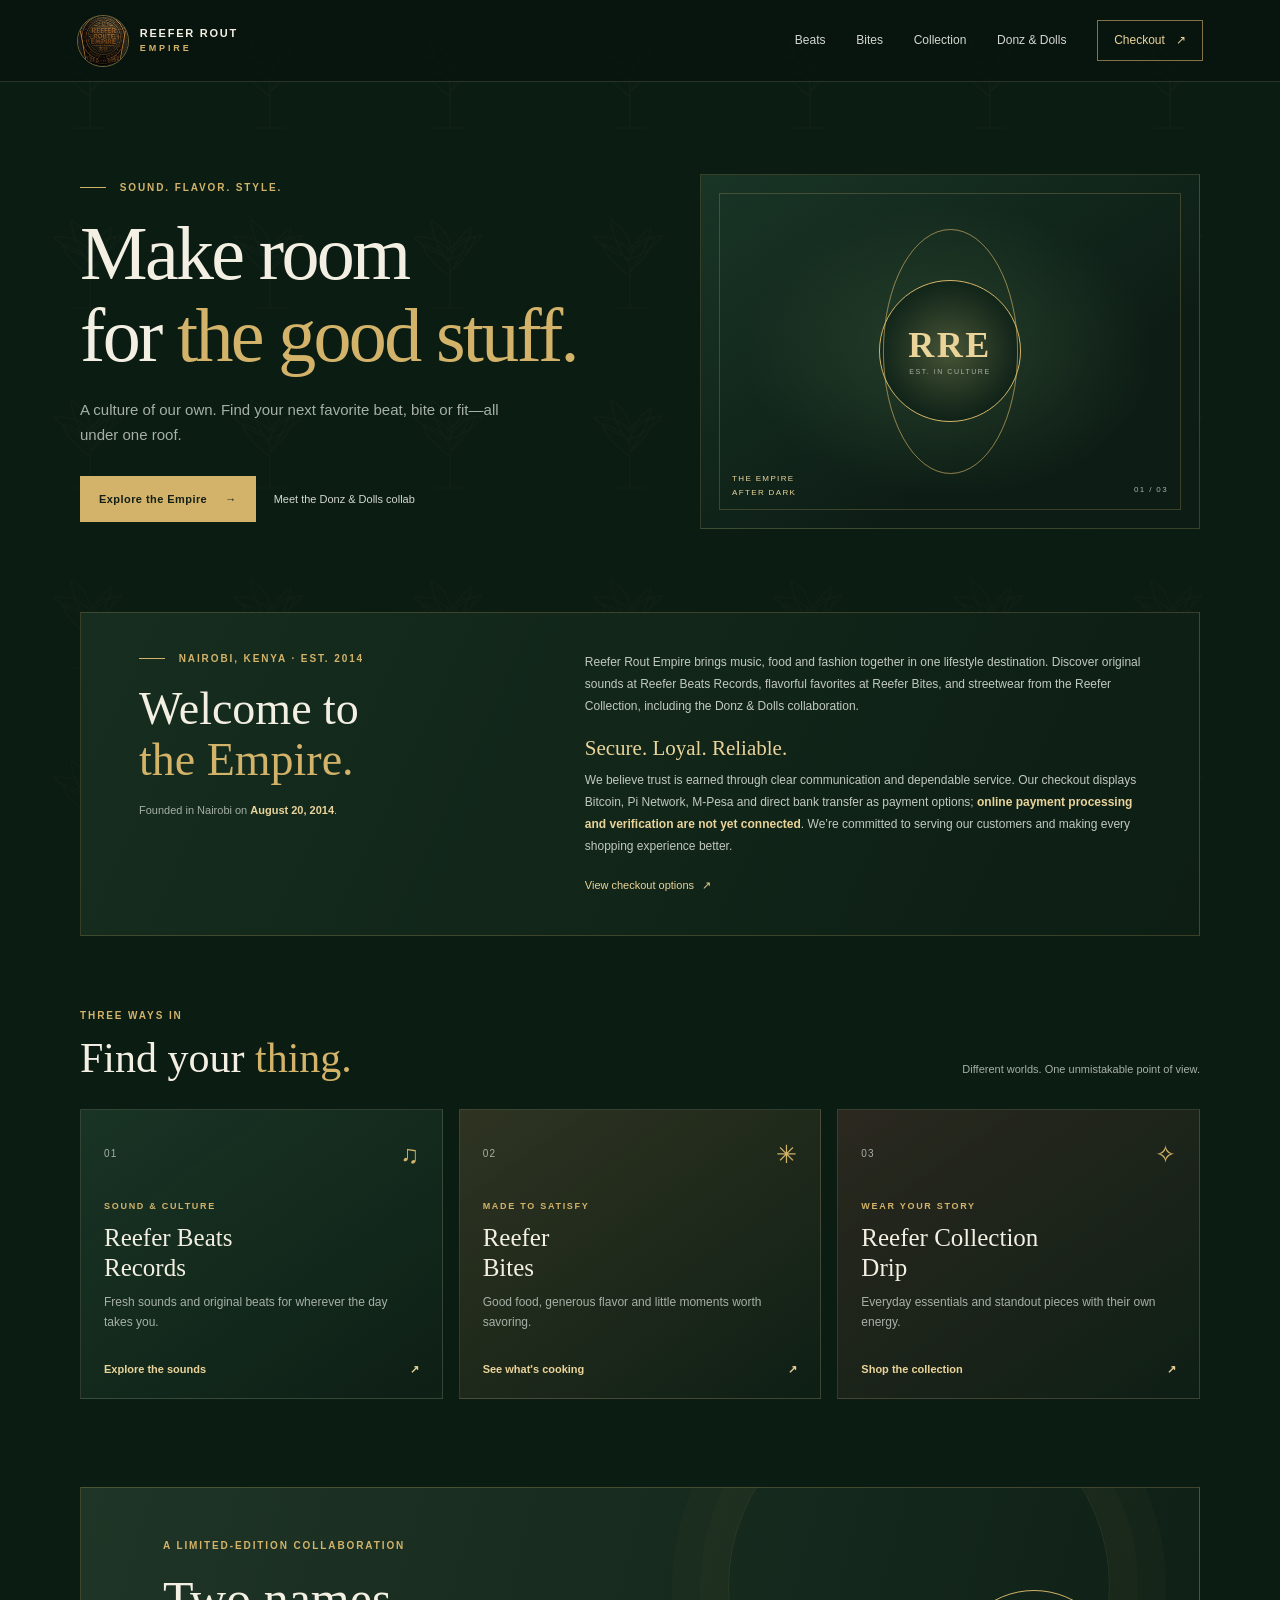
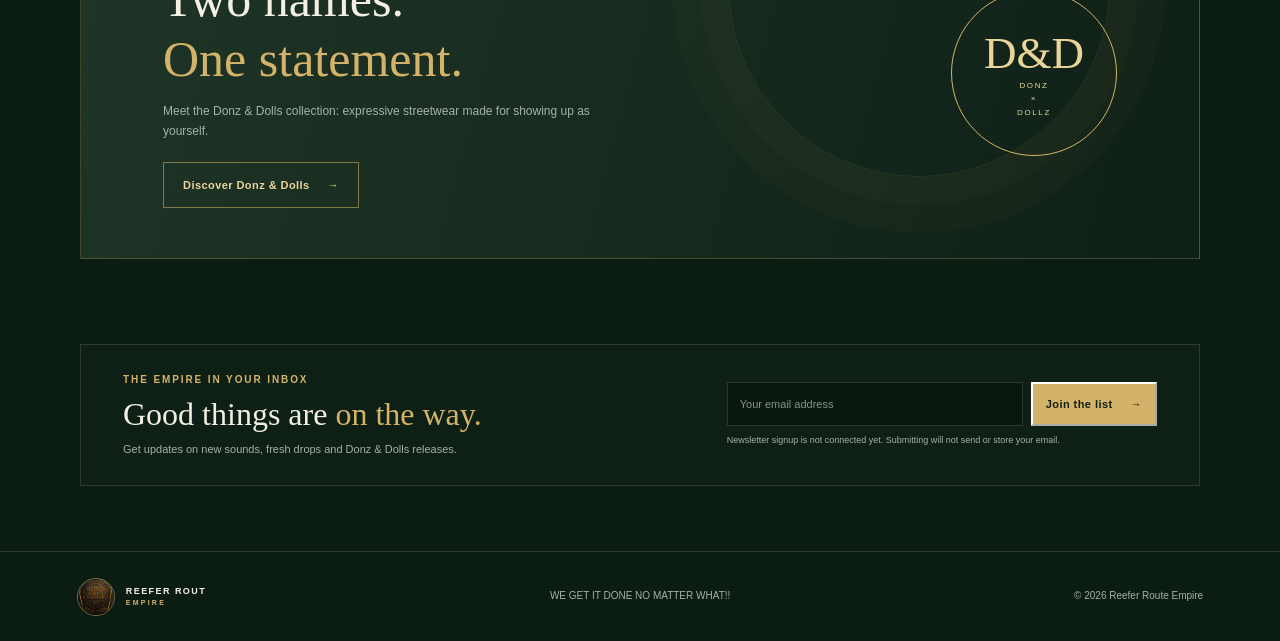
<file: index.html>
<!DOCTYPE html>
<html lang="en">
<head>
    <meta charset="UTF-8">
    <meta name="viewport" content="width=device-width, initial-scale=1">
    <meta name="theme-color" content="#0b1c13">
    <meta name="description" content="Discover music, food and premium streetwear at Reefer Route Empire.">
    <meta name="referrer" content="strict-origin-when-cross-origin">
    <meta http-equiv="Content-Security-Policy" content="default-src 'self'; base-uri 'self'; form-action 'self'; object-src 'none'; img-src 'self' data:; style-src 'self' https://fonts.googleapis.com; font-src 'self' https://fonts.gstatic.com; script-src 'self'; connect-src 'none'; upgrade-insecure-requests">
    <title>REEFER ROUT EMPIRE | Music, Bites &amp; Drip</title>
    <link rel="stylesheet" href="style.css">
</head>
<body>
    <header class="site-header">
        <a class="brand" href="index.html" aria-label="Reefer Route Empire home">
            <img class="brand-logo" src="assets/reefer-route-empire-logo.png" alt="Reefer Route Empire official logo">
            <span class="brand-name">REEFER ROUT <span>EMPIRE</span></span>
        </a>
        <nav class="site-nav" aria-label="Main navigation">
            <a href="reeferbeat.html">Beats</a>
            <a href="reeferbits.html">Bites</a>
            <a href="reefercollection.html">Collection</a>
            <a href="donzanddollz.html">Donz &amp; Dolls</a>
            <a class="nav-cta" href="payment.html">Checkout <span aria-hidden="true">↗</span></a>
        </nav>
    </header>
    <main>
        <section class="hero page-wrap">
            <div class="hero-copy">
                <p class="eyebrow"><span class="eyebrow-line"></span> SOUND. FLAVOR. STYLE.</p>
                <h1>Make room<br>for <span>the good stuff.</span></h1>
                <p class="hero-intro">A culture of our own. Find your next favorite beat, bite or fit—all under one roof.</p>
                <div class="hero-actions">
                    <a class="button button-gold" href="#discover">Explore the Empire <span aria-hidden="true">→</span></a>
                    <a class="text-link" href="donzanddollz.html">Meet the Donz &amp; Dolls collab</a>
                </div>
            </div>
            <div class="hero-art" aria-label="Abstract green and gold brand artwork" role="img">
                <div class="art-orbit orbit-one"></div>
                <div class="art-orbit orbit-two"></div>
                <div class="art-disc"><span>RRE</span><small>EST. IN CULTURE</small></div>
                <span class="art-caption">THE EMPIRE<br>AFTER DARK</span>
                <span class="art-index">01 / 03</span>
            </div>
        </section>
        <section class="about-section page-wrap" aria-labelledby="about-title">
            <div class="about-heading">
                <p class="eyebrow"><span class="eyebrow-line"></span> NAIROBI, KENYA · EST. 2014</p>
                <h2 id="about-title">Welcome to<br><span>the Empire.</span></h2>
                <p class="about-founded">Founded in Nairobi on <strong>August 20, 2014</strong>.</p>
            </div>
            <div class="about-copy">
                <p>Reefer Rout Empire brings music, food and fashion together in one lifestyle destination. Discover original sounds at Reefer Beats Records, flavorful favorites at Reefer Bites, and streetwear from the Reefer Collection, including the Donz &amp; Dolls collaboration.</p>
                <h3>Secure. Loyal. Reliable.</h3>
                <p>We believe trust is earned through clear communication and dependable service. Our checkout displays Bitcoin, Pi Network, M-Pesa and direct bank transfer as payment options; <strong>online payment processing and verification are not yet connected</strong>. We’re committed to serving our customers and making every shopping experience better.</p>
                <a class="text-link about-link" href="payment.html">View checkout options <span aria-hidden="true">↗</span></a>
            </div>
        </section>
        <section class="page-wrap discover-section" id="discover">
            <div class="section-heading">
                <div><p class="eyebrow">THREE WAYS IN</p><h2>Find your <span>thing.</span></h2></div>
                <p>Different worlds. One unmistakable point of view.</p>
            </div>
            <div class="feature-grid">
                <article class="feature-card feature-music">
                    <div class="feature-top"><span class="feature-number">01</span><span class="feature-symbol" aria-hidden="true">♫</span></div>
                    <p class="eyebrow">SOUND &amp; CULTURE</p>
                    <h3>Reefer Beats<br>Records</h3>
                    <p>Fresh sounds and original beats for wherever the day takes you.</p>
                    <a class="card-link" href="reeferbeat.html">Explore the sounds <span aria-hidden="true">↗</span></a>
                </article>
                <article class="feature-card feature-food">
                    <div class="feature-top"><span class="feature-number">02</span><span class="feature-symbol" aria-hidden="true">✳</span></div>
                    <p class="eyebrow">MADE TO SATISFY</p>
                    <h3>Reefer<br>Bites</h3>
                    <p>Good food, generous flavor and little moments worth savoring.</p>
                    <a class="card-link" href="reeferbits.html">See what's cooking <span aria-hidden="true">↗</span></a>
                </article>
                <article class="feature-card feature-fashion">
                    <div class="feature-top"><span class="feature-number">03</span><span class="feature-symbol" aria-hidden="true">✧</span></div>
                    <p class="eyebrow">WEAR YOUR STORY</p>
                    <h3>Reefer Collection<br>Drip</h3>
                    <p>Everyday essentials and standout pieces with their own energy.</p>
                    <a class="card-link" href="reefercollection.html">Shop the collection <span aria-hidden="true">↗</span></a>
                </article>
            </div>
        </section>
        <section class="collab-banner page-wrap">
            <div class="collab-copy">
                <p class="eyebrow">A LIMITED-EDITION COLLABORATION</p>
                <h2>Two names.<br><span>One statement.</span></h2>
                <p>Meet the Donz &amp; Dolls collection: expressive streetwear made for showing up as yourself.</p>
                <a class="button button-outline" href="donzanddollz.html">Discover Donz &amp; Dolls <span aria-hidden="true">→</span></a>
            </div>
            <div class="collab-stamp" aria-hidden="true"><span>D&amp;D</span><small>DONZ<br>×<br>DOLLZ</small></div>
        </section>
        <section class="newsletter page-wrap" aria-labelledby="newsletter-title">
            <div class="newsletter-copy">
                <p class="eyebrow">THE EMPIRE IN YOUR INBOX</p>
                <h2 id="newsletter-title">Good things are <span>on the way.</span></h2>
                <p>Get updates on new sounds, fresh drops and Donz &amp; Dolls releases.</p>
            </div>
            <form class="newsletter-form" id="newsletter-form">
                <label class="sr-only" for="newsletter-email">Email address</label>
                <input id="newsletter-email" name="email" type="email" autocomplete="email" placeholder="Your email address" required>
                <button class="button button-gold" type="submit">Join the list <span aria-hidden="true">→</span></button>
                <p class="newsletter-note" id="newsletter-note" role="status" aria-live="polite">Newsletter signup is not connected yet. Submitting will not send or store your email.</p>
            </form>
        </section>
    </main>
    <footer class="site-footer">
        <a class="brand footer-brand" href="index.html"><img class="brand-logo" src="assets/reefer-route-empire-logo.png" alt="Reefer Route Empire official logo"><span class="brand-name">REEFER ROUT <span>EMPIRE</span></span></a>
        <p>WE GET IT DONE NO MATTER WHAT!!</p>
        <span class="footer-copy">© 2026 Reefer Route Empire</span>
    </footer>
    <script src="assets/newsletter.js"></script>
</body>
</html>
</file>
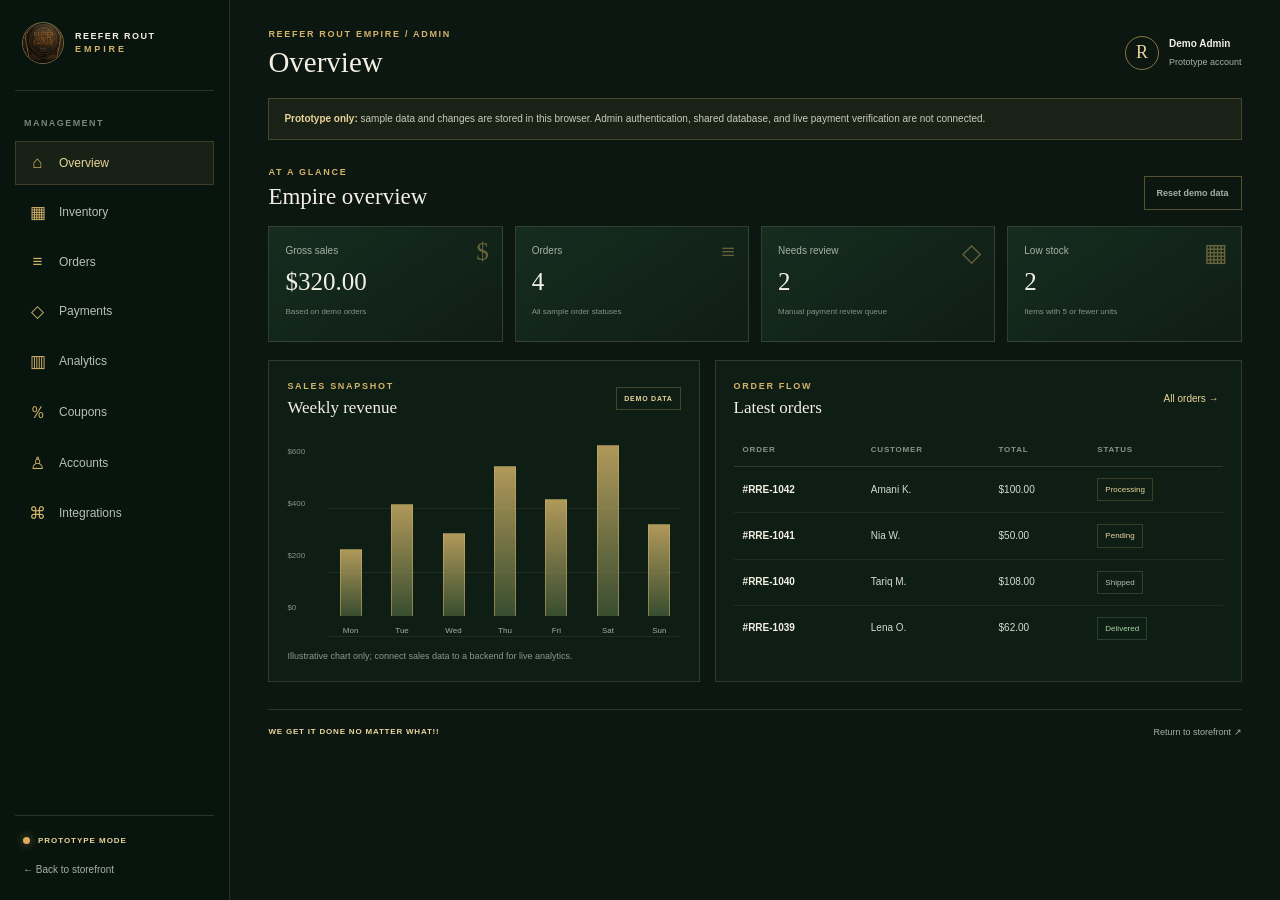
<file: admin.html>
<!DOCTYPE html>
<html lang="en">
<head>
    <meta charset="UTF-8">
    <meta name="viewport" content="width=device-width, initial-scale=1">
    <meta name="theme-color" content="#0b1c13">
    <meta name="robots" content="noindex, nofollow">
    <meta name="referrer" content="strict-origin-when-cross-origin">
    <meta http-equiv="Content-Security-Policy" content="default-src 'self'; base-uri 'self'; form-action 'self'; object-src 'none'; img-src 'self' data:; style-src 'self' https://fonts.googleapis.com; font-src 'self' https://fonts.gstatic.com; script-src 'self'; connect-src 'none'; upgrade-insecure-requests">
    <title>Admin Dashboard Prototype | REEFER ROUT EMPIRE</title>
    <link rel="stylesheet" href="style.css">
</head>
<body class="admin-body">
    <div class="admin-shell">
        <aside class="admin-sidebar">
            <a class="brand admin-brand" href="index.html" aria-label="Reefer Route Empire storefront">
                <img class="brand-logo" src="assets/reefer-route-empire-logo.png" alt="">
                <span class="brand-name">REEFER ROUT <span>EMPIRE</span></span>
            </a>
            <p class="admin-sidebar-label">MANAGEMENT</p>
            <nav class="admin-nav" aria-label="Admin sections">
                <button class="admin-nav-link is-active" type="button" data-view="overview"><span aria-hidden="true">⌂</span> Overview</button>
                <button class="admin-nav-link" type="button" data-view="inventory"><span aria-hidden="true">▦</span> Inventory</button>
                <button class="admin-nav-link" type="button" data-view="orders"><span aria-hidden="true">≡</span> Orders</button>
                <button class="admin-nav-link" type="button" data-view="payments"><span aria-hidden="true">◇</span> Payments</button>
                <button class="admin-nav-link" type="button" data-view="analytics"><span aria-hidden="true">▥</span> Analytics</button>
                <button class="admin-nav-link" type="button" data-view="coupons"><span aria-hidden="true">％</span> Coupons</button>
                <button class="admin-nav-link" type="button" data-view="accounts"><span aria-hidden="true">♙</span> Accounts</button>
                <button class="admin-nav-link" type="button" data-view="integrations"><span aria-hidden="true">⌘</span> Integrations</button>
            </nav>
            <div class="admin-sidebar-bottom">
                <span class="admin-demo-indicator"><span></span> PROTOTYPE MODE</span>
                <a class="admin-store-link" href="index.html">← Back to storefront</a>
            </div>
        </aside>
        <main class="admin-main">
            <header class="admin-topbar">
                <div><p class="eyebrow">REEFER ROUT EMPIRE / ADMIN</p><h1 id="view-title">Overview</h1></div>
                <span class="admin-user-chip"><span class="admin-avatar">R</span><span>Demo Admin<small>Prototype account</small></span></span>
            </header>
            <div class="admin-warning" role="note"><strong>Prototype only:</strong> sample data and changes are stored in this browser. Admin authentication, shared database, and live payment verification are not connected.</div>
            <div class="admin-notice" id="admin-notice" role="status" aria-live="polite" hidden></div>

            <section class="admin-view is-visible" id="view-overview" aria-labelledby="view-title">
                <div class="admin-section-intro"><div><p class="eyebrow">AT A GLANCE</p><h2>Empire overview</h2></div><button class="admin-button admin-button-quiet" type="button" data-action="reset">Reset demo data</button></div>
                <div class="admin-metric-grid">
                    <article class="admin-metric"><span class="admin-metric-label">Gross sales</span><strong id="metric-sales">$0</strong><small>Based on demo orders</small><span class="metric-icon" aria-hidden="true">$</span></article>
                    <article class="admin-metric"><span class="admin-metric-label">Orders</span><strong id="metric-orders">0</strong><small>All sample order statuses</small><span class="metric-icon" aria-hidden="true">≡</span></article>
                    <article class="admin-metric"><span class="admin-metric-label">Needs review</span><strong id="metric-review">0</strong><small>Manual payment review queue</small><span class="metric-icon" aria-hidden="true">◇</span></article>
                    <article class="admin-metric"><span class="admin-metric-label">Low stock</span><strong id="metric-stock">0</strong><small>Items with 5 or fewer units</small><span class="metric-icon" aria-hidden="true">▦</span></article>
                </div>
                <div class="admin-overview-grid">
                    <article class="admin-panel">
                        <div class="admin-panel-heading"><div><p class="eyebrow">SALES SNAPSHOT</p><h3>Weekly revenue</h3></div><span class="demo-tag">DEMO DATA</span></div>
                        <div class="sales-chart" aria-label="Illustrative demo revenue chart">
                            <div class="chart-y-labels"><span>$600</span><span>$400</span><span>$200</span><span>$0</span></div>
                            <div class="chart-columns">
                                <div class="chart-column"><span class="chart-bar chart-bar-35"></span><span>Mon</span></div>
                                <div class="chart-column"><span class="chart-bar chart-bar-58"></span><span>Tue</span></div>
                                <div class="chart-column"><span class="chart-bar chart-bar-43"></span><span>Wed</span></div>
                                <div class="chart-column"><span class="chart-bar chart-bar-78"></span><span>Thu</span></div>
                                <div class="chart-column"><span class="chart-bar chart-bar-61"></span><span>Fri</span></div>
                                <div class="chart-column"><span class="chart-bar chart-bar-92"></span><span>Sat</span></div>
                                <div class="chart-column"><span class="chart-bar chart-bar-48"></span><span>Sun</span></div>
                            </div>
                        </div>
                        <p class="admin-footnote">Illustrative chart only; connect sales data to a backend for live analytics.</p>
                    </article>
                    <article class="admin-panel">
                        <div class="admin-panel-heading"><div><p class="eyebrow">ORDER FLOW</p><h3>Latest orders</h3></div><button class="admin-text-button" type="button" data-view-link="orders">All orders →</button></div>
                        <div class="admin-table-wrap"><table class="admin-table"><thead><tr><th>ORDER</th><th>CUSTOMER</th><th>TOTAL</th><th>STATUS</th></tr></thead><tbody id="recent-orders"></tbody></table></div>
                    </article>
                </div>
            </section>

            <section class="admin-view" id="view-inventory" aria-labelledby="inventory-title" hidden>
                <div class="admin-section-intro"><div><p class="eyebrow">CATALOG CONTROL</p><h2 id="inventory-title">Product inventory</h2></div><button class="admin-button admin-button-primary" type="button" data-action="add-product">＋ Add demo product</button></div>
                <div class="admin-panel"><div class="admin-panel-heading"><div><p class="eyebrow">STOREFRONT CATALOG</p><h3>Products &amp; stock</h3></div><span class="demo-tag">BROWSER-ONLY</span></div>
                    <div class="admin-table-wrap"><table class="admin-table"><thead><tr><th>PRODUCT</th><th>CATEGORY</th><th>PRICE</th><th>STOCK</th><th>AVAILABILITY</th><th>ACTION</th></tr></thead><tbody id="inventory-rows"></tbody></table></div>
                </div>
            </section>

            <section class="admin-view" id="view-orders" aria-labelledby="orders-title" hidden>
                <div class="admin-section-intro"><div><p class="eyebrow">FULFILMENT</p><h2 id="orders-title">Order tracking</h2></div><label class="admin-search"><span class="sr-only">Search orders</span><input id="order-search" type="search" placeholder="Search order or customer"></label></div>
                <div class="admin-panel"><div class="admin-panel-heading"><div><p class="eyebrow">CUSTOMER ORDERS</p><h3>Order queue</h3></div><span class="demo-tag">SAMPLE ORDERS</span></div>
                    <div class="admin-table-wrap"><table class="admin-table"><thead><tr><th>ORDER</th><th>CUSTOMER</th><th>DATE</th><th>PAYMENT</th><th>TOTAL</th><th>FULFILMENT</th></tr></thead><tbody id="order-rows"></tbody></table></div>
                </div>
            </section>

            <section class="admin-view" id="view-payments" aria-labelledby="payments-title" hidden>
                <div class="admin-section-intro"><div><p class="eyebrow">PAYMENT OPERATIONS</p><h2 id="payments-title">Payment review</h2></div></div>
                <div class="admin-warning admin-payment-warning"><strong>No provider connected.</strong> Bitcoin, Pi Network, M-Pesa, and bank transfer are not verified here. Review actions below only change sample data in this browser; connect a backend and provider APIs for real verification.</div>
                <div class="admin-provider-grid"><div class="provider-card"><span class="payment-icon bitcoin-icon" aria-hidden="true">₿</span><div><strong>Bitcoin</strong><small>Not connected</small></div><span class="provider-offline">OFFLINE</span></div><div class="provider-card"><span class="payment-icon pi-icon" aria-hidden="true">π</span><div><strong>Pi Network</strong><small>Not connected</small></div><span class="provider-offline">OFFLINE</span></div><div class="provider-card"><span class="payment-icon mpesa-icon" aria-hidden="true">M</span><div><strong>M-Pesa</strong><small>Not connected</small></div><span class="provider-offline">OFFLINE</span></div><div class="provider-card"><span class="payment-icon bank-icon" aria-hidden="true">▤</span><div><strong>Bank transfer</strong><small>Manual proof only</small></div><span class="provider-offline">OFFLINE</span></div></div>
                <div class="admin-panel"><div class="admin-panel-heading"><div><p class="eyebrow">SAMPLE TRANSACTIONS</p><h3>Manual review queue</h3></div></div>
                    <div class="admin-table-wrap"><table class="admin-table"><thead><tr><th>ORDER</th><th>METHOD</th><th>AMOUNT</th><th>REFERENCE</th><th>STATUS</th><th>ACTION</th></tr></thead><tbody id="payment-rows"></tbody></table></div>
                </div>
            </section>

            <section class="admin-view" id="view-analytics" aria-labelledby="analytics-title" hidden>
                <div class="admin-section-intro"><div><p class="eyebrow">BUSINESS PERFORMANCE</p><h2 id="analytics-title">Sales analytics</h2></div><span class="demo-tag">ILLUSTRATIVE ONLY</span></div>
                <div class="admin-metric-grid">
                    <article class="admin-metric"><span class="admin-metric-label">Gross sales</span><strong id="analytics-sales">$0</strong><small>Demo order totals</small></article>
                    <article class="admin-metric"><span class="admin-metric-label">Average order</span><strong id="analytics-average">$0</strong><small>Demo data only</small></article>
                    <article class="admin-metric"><span class="admin-metric-label">Units in stock</span><strong id="analytics-units">0</strong><small>Across sample products</small></article>
                    <article class="admin-metric"><span class="admin-metric-label">Active coupons</span><strong id="analytics-coupons">0</strong><small>Browser-only demo codes</small></article>
                </div>
                <div class="admin-panel"><div class="admin-panel-heading"><div><p class="eyebrow">REVENUE TREND</p><h3>Illustrative weekly sales</h3></div></div><div class="sales-chart sales-chart-large" aria-label="Illustrative weekly demo revenue chart"><div class="chart-y-labels"><span>$600</span><span>$400</span><span>$200</span><span>$0</span></div><div class="chart-columns"><div class="chart-column"><span class="chart-bar chart-bar-35"></span><span>Mon</span></div><div class="chart-column"><span class="chart-bar chart-bar-58"></span><span>Tue</span></div><div class="chart-column"><span class="chart-bar chart-bar-43"></span><span>Wed</span></div><div class="chart-column"><span class="chart-bar chart-bar-78"></span><span>Thu</span></div><div class="chart-column"><span class="chart-bar chart-bar-61"></span><span>Fri</span></div><div class="chart-column"><span class="chart-bar chart-bar-92"></span><span>Sat</span></div><div class="chart-column"><span class="chart-bar chart-bar-48"></span><span>Sun</span></div></div></div><p class="admin-footnote">Connect an order database to replace illustrative figures with real-time sales and product metrics.</p></div>
            </section>

            <section class="admin-view" id="view-coupons" aria-labelledby="coupons-title" hidden>
                <div class="admin-section-intro"><div><p class="eyebrow">PROMOTIONS</p><h2 id="coupons-title">Coupon generator</h2></div></div>
                <div class="admin-coupon-layout">
                    <form class="admin-panel coupon-form" id="coupon-form"><p class="eyebrow">CREATE A DEMO DISCOUNT</p><h3>New coupon</h3><label>Discount (%)<input type="number" name="discount" min="1" max="90" value="10" required></label><label>Campaign label<input type="text" name="label" maxlength="40" placeholder="e.g. Launch offer" required></label><button class="admin-button admin-button-primary" type="submit">Generate coupon code</button><p class="admin-footnote">Codes are examples only and are not connected to checkout.</p></form>
                    <div class="admin-panel"><div class="admin-panel-heading"><div><p class="eyebrow">DEMO PROMOTIONS</p><h3>Generated coupons</h3></div></div><div class="admin-table-wrap"><table class="admin-table"><thead><tr><th>CODE</th><th>CAMPAIGN</th><th>DISCOUNT</th><th>STATUS</th></tr></thead><tbody id="coupon-rows"></tbody></table></div></div>
                </div>
            </section>

            <section class="admin-view" id="view-accounts" aria-labelledby="accounts-title" hidden>
                <div class="admin-section-intro"><div><p class="eyebrow">CUSTOMER DIRECTORY</p><h2 id="accounts-title">User accounts</h2></div><span class="demo-tag">FICTIONAL SAMPLE USERS</span></div>
                <div class="admin-warning"><strong>Sample profiles only.</strong> No real customer information or account controls are connected.</div>
                <div class="admin-panel"><div class="admin-panel-heading"><div><p class="eyebrow">ACCOUNT MANAGEMENT</p><h3>Customer access</h3></div></div><div class="admin-table-wrap"><table class="admin-table"><thead><tr><th>CUSTOMER</th><th>EMAIL</th><th>JOINED</th><th>ORDERS</th><th>STATUS</th><th>ACTION</th></tr></thead><tbody id="account-rows"></tbody></table></div></div>
            </section>

            <section class="admin-view" id="view-integrations" aria-labelledby="integrations-title" hidden>
                <div class="admin-section-intro"><div><p class="eyebrow">API CONNECTION POINTS</p><h2 id="integrations-title">Integration readiness</h2></div><span class="demo-tag">NO LIVE CONNECTIONS</span></div>
                <div class="admin-warning"><strong>Backend required:</strong> this static prototype makes no API requests. Add a secured server/API before enabling integrations. Never place provider secrets in HTML, JavaScript, or browser storage.</div>
                <div class="integration-grid">
                    <article class="admin-panel integration-card integration-priority">
                        <div class="integration-card-heading"><span class="payment-icon bitcoin-icon" aria-hidden="true">₿</span><span class="provider-offline">PLANNED FIRST</span></div>
                        <p class="eyebrow">PAYMENT GATEWAY</p><h3>Bitcoin</h3>
                        <p class="integration-description">Start with a Bitcoin payment provider. Select the gateway and confirm its supported network and webhook contract before connecting.</p>
                        <div class="integration-route"><small>SERVER CHECKOUT</small><code>POST /api/payments/bitcoin/intents</code></div>
                        <div class="integration-route"><small>PROVIDER WEBHOOK</small><code>POST /api/webhooks/bitcoin</code></div>
                        <p class="integration-footnote">Verify payment server-side from signed provider events. Keep signing secrets server-only and make webhook processing idempotent.</p>
                    </article>
                    <article class="admin-panel integration-card">
                        <div class="integration-card-heading"><span class="payment-icon mpesa-icon" aria-hidden="true">M</span><span class="provider-offline">NOT CONNECTED</span></div>
                        <p class="eyebrow">PAYMENT GATEWAYS</p><h3>Pi Network · M-Pesa · Bank</h3>
                        <p class="integration-description">Add each provider behind server-side adapters. Bank transfer needs a documented manual proof/reconciliation flow unless your bank supplies a verification API.</p>
                        <div class="integration-route"><small>SHARED SERVER CONTRACT</small><code>POST /api/payments/{method}/intents</code></div>
                        <div class="integration-route"><small>STATUS LOOKUP</small><code>GET /api/orders/{orderId}/payment</code></div>
                    </article>
                    <article class="admin-panel integration-card">
                        <div class="integration-card-heading"><span class="integration-icon" aria-hidden="true">▦</span><span class="provider-offline">NOT CONNECTED</span></div>
                        <p class="eyebrow">INVENTORY MANAGEMENT</p><h3>Shared stock service</h3>
                        <p class="integration-description">Use one authoritative product and stock service across Beats, Bites, Reefer Collection, and Donz &amp; Dolls.</p>
                        <div class="integration-route"><small>CATALOG</small><code>GET /api/products?category={category}</code></div>
                        <div class="integration-route"><small>ADMIN STOCK UPDATE</small><code>PATCH /api/admin/products/{productId}/stock</code></div>
                        <p class="integration-footnote">Require authenticated admin access, input validation, and atomic stock reservation at order creation.</p>
                    </article>
                    <article class="admin-panel integration-card">
                        <div class="integration-card-heading"><span class="integration-icon" aria-hidden="true">✉</span><span class="provider-offline">UI ONLY</span></div>
                        <p class="eyebrow">EMAIL MARKETING</p><h3>Newsletter provider</h3>
                        <p class="integration-description">The storefront signup preview is not connected. Choose a provider such as Mailchimp or Brevo and collect consent through a server endpoint.</p>
                        <div class="integration-route"><small>SUBSCRIPTION</small><code>POST /api/newsletter/subscriptions</code></div>
                        <p class="integration-footnote">Store provider credentials server-side. Add consent, unsubscribe, and confirmation handling before collecting real subscribers.</p>
                    </article>
                    <article class="admin-panel integration-card">
                        <div class="integration-card-heading"><span class="integration-icon" aria-hidden="true">▥</span><span class="provider-offline">DISABLED</span></div>
                        <p class="eyebrow">ANALYTICS</p><h3>No tracking enabled</h3>
                        <p class="integration-description">No Google Analytics or third-party tracking scripts are installed. Admin charts are illustrative sample data.</p>
                        <div class="integration-route"><small>FUTURE OPTIONS</small><code>GA4 Measurement ID or first-party events API</code></div>
                        <p class="integration-footnote">Choose analytics and consent requirements before adding tracking. Do not send payment details or personal data in analytics events.</p>
                    </article>
                    <article class="admin-panel integration-card">
                        <div class="integration-card-heading"><span class="integration-icon" aria-hidden="true">⌑</span><span class="provider-offline">REQUIRED FOUNDATION</span></div>
                        <p class="eyebrow">BACKEND &amp; SECURITY</p><h3>Secure API foundation</h3>
                        <p class="integration-description">The current project is a static website. A backend is required for admin login, customer accounts, orders, coupon validation, and shared inventory.</p>
                        <div class="integration-route"><small>ADMIN SESSION</small><code>Secure server-side authentication required</code></div>
                        <p class="integration-footnote">Use HTTPS, role-based authorization, server-side validation, rate limiting, and protected secrets before production launch.</p>
                    </article>
                </div>
            </section>
            <footer class="admin-footer"><span>WE GET IT DONE NO MATTER WHAT!!</span><a href="index.html">Return to storefront ↗</a></footer>
        </main>
    </div>
    <script src="assets/admin.js"></script>
</body>
</html>
</file>
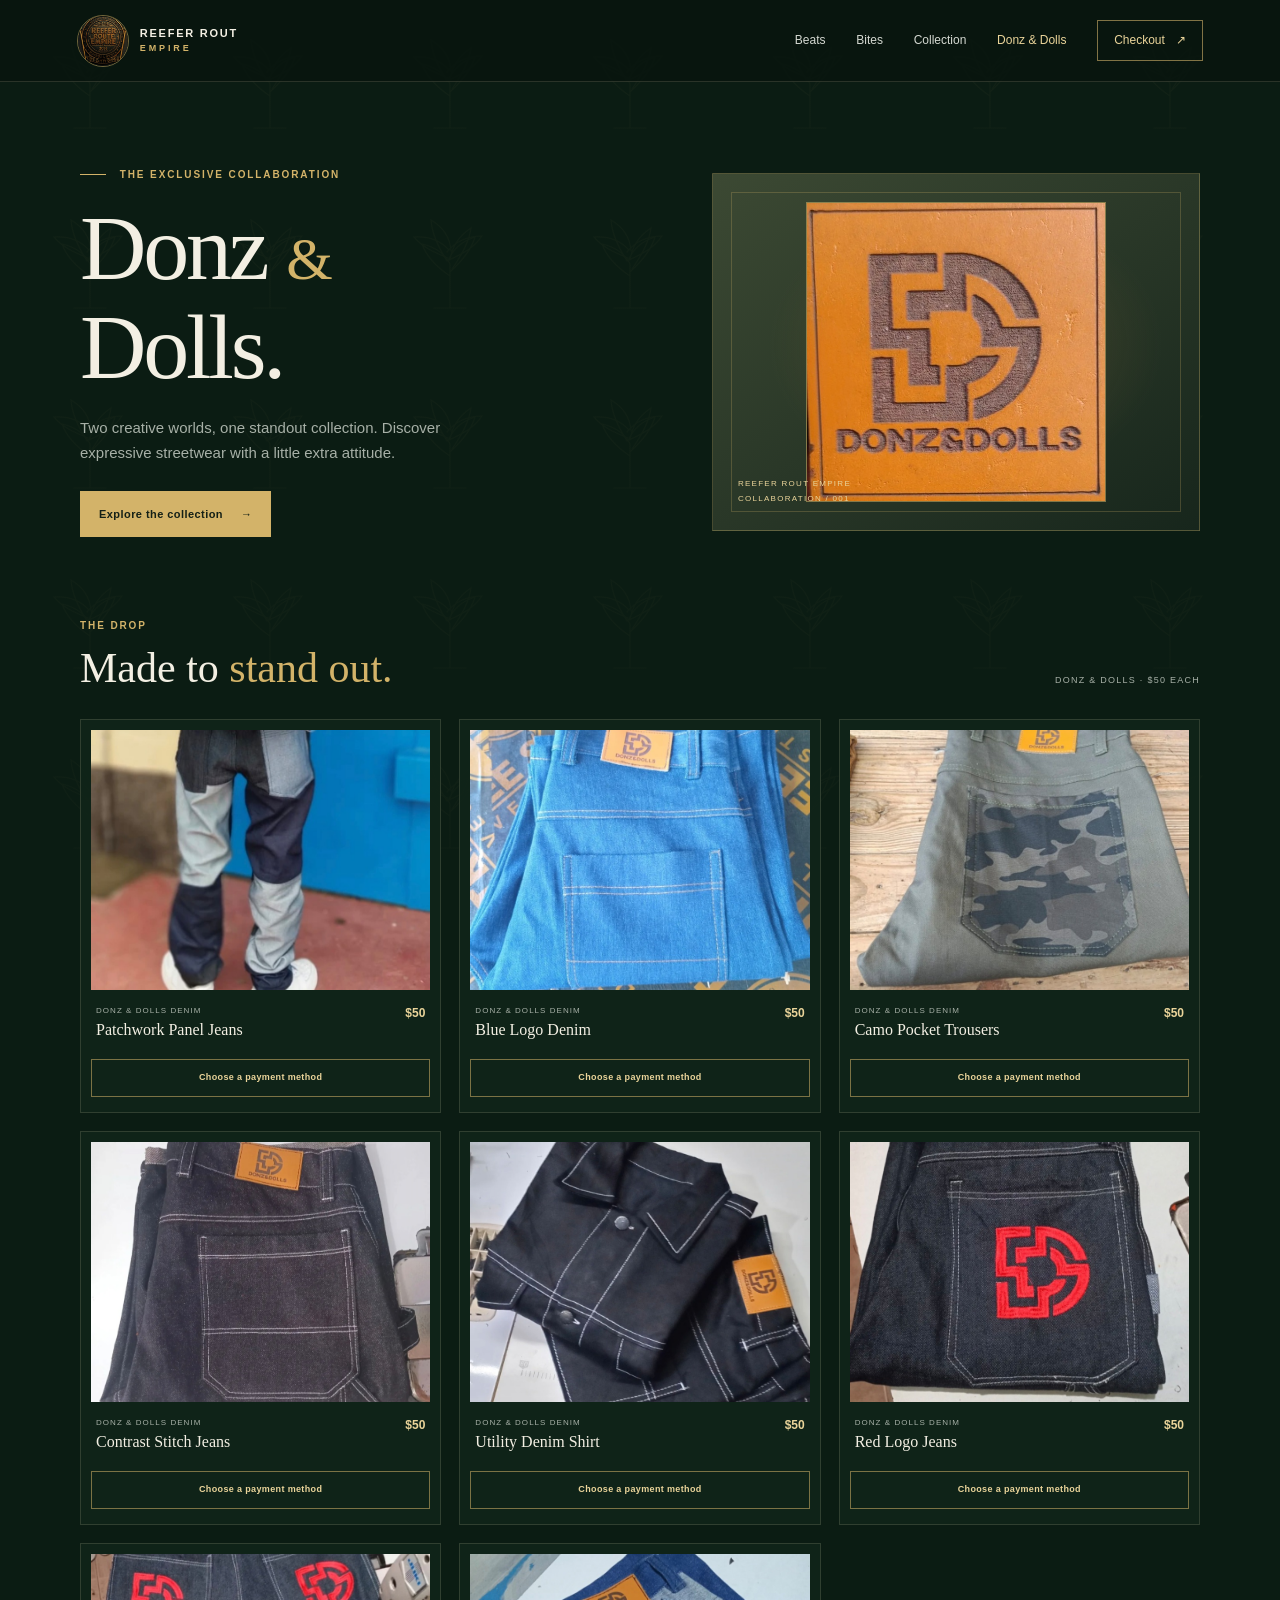
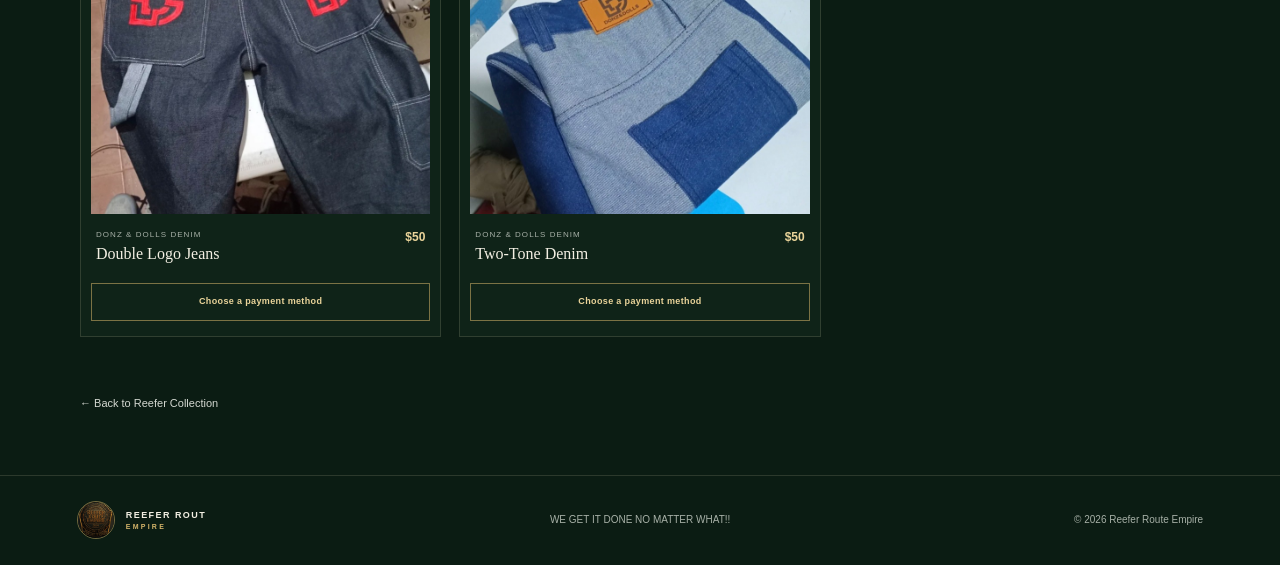
<file: donzanddollz.html>
<!DOCTYPE html>
<html lang="en">
<head>
    <meta charset="UTF-8">
    <meta name="viewport" content="width=device-width, initial-scale=1">
    <meta name="theme-color" content="#0b1c13">
    <meta name="referrer" content="strict-origin-when-cross-origin">
    <meta http-equiv="Content-Security-Policy" content="default-src 'self'; base-uri 'self'; form-action 'self'; object-src 'none'; img-src 'self' data:; style-src 'self' https://fonts.googleapis.com; font-src 'self' https://fonts.gstatic.com; script-src 'self'; connect-src 'none'; upgrade-insecure-requests">
    <title>Donz &amp; Dolls Collaboration | REEFER ROUT EMPIRE</title>
    <link rel="stylesheet" href="style.css">
</head>
<body>
    <header class="site-header">
        <a class="brand" href="index.html" aria-label="Reefer Route Empire home"><img class="brand-logo" src="assets/reefer-route-empire-logo.png" alt="Reefer Route Empire official logo"><span class="brand-name">REEFER ROUT <span>EMPIRE</span></span></a>
        <nav class="site-nav" aria-label="Main navigation"><a href="reeferbeat.html">Beats</a><a href="reeferbits.html">Bites</a><a href="reefercollection.html">Collection</a><a href="donzanddollz.html" aria-current="page">Donz &amp; Dolls</a><a class="nav-cta" href="payment.html">Checkout <span aria-hidden="true">↗</span></a></nav>
    </header>
    <main class="page-wrap subpage collab-page">
        <section class="collab-hero">
            <div class="collab-hero-copy">
                <p class="eyebrow"><span class="eyebrow-line"></span> THE EXCLUSIVE COLLABORATION</p>
                <h1>Donz <span class="amp">&amp;</span><br>Dolls.</h1>
                <p>Two creative worlds, one standout collection. Discover expressive streetwear with a little extra attitude.</p>
                <a class="button button-gold" href="#collab-picks">Explore the collection <span aria-hidden="true">→</span></a>
            </div>
            <div class="collab-hero-art">
                <img class="collab-logo" src="assets/donz-and-dolls-logo.jpeg" alt="Donz and Dolls logo">
                <span class="collab-edition">REEFER ROUT EMPIRE<br>COLLABORATION / 001</span>
            </div>
        </section>
        <section class="catalog-section" id="collab-picks">
            <div class="section-heading"><div><p class="eyebrow">THE DROP</p><h2>Made to <span>stand out.</span></h2></div><span class="catalog-count">DONZ &amp; DOLLS · $50 EACH</span></div>
            <div class="product-grid">
                <article class="product-card"><div class="product-art"><img class="product-photo" src="assets/donz-patchwork-jeans.jpeg" alt="Donz and Dolls patchwork panel jeans modeled"></div><div class="product-info"><div><p class="product-category">DONZ &amp; DOLLS DENIM</p><h3>Patchwork Panel Jeans</h3></div><span class="product-price">$50</span></div><a class="button button-small button-outline" href="payment.html">Choose a payment method</a></article>
                <article class="product-card"><div class="product-art"><img class="product-photo" src="assets/donz-blue-denim.jpeg" alt="Blue Donz and Dolls denim jeans with logo label"></div><div class="product-info"><div><p class="product-category">DONZ &amp; DOLLS DENIM</p><h3>Blue Logo Denim</h3></div><span class="product-price">$50</span></div><a class="button button-small button-outline" href="payment.html">Choose a payment method</a></article>
                <article class="product-card"><div class="product-art"><img class="product-photo" src="assets/donz-camo-pocket-trousers.jpeg" alt="Olive Donz and Dolls trousers with camouflage pocket"></div><div class="product-info"><div><p class="product-category">DONZ &amp; DOLLS DENIM</p><h3>Camo Pocket Trousers</h3></div><span class="product-price">$50</span></div><a class="button button-small button-outline" href="payment.html">Choose a payment method</a></article>
                <article class="product-card"><div class="product-art"><img class="product-photo" src="assets/donz-contrast-denim.jpeg" alt="Black Donz and Dolls jeans with contrast stitching"></div><div class="product-info"><div><p class="product-category">DONZ &amp; DOLLS DENIM</p><h3>Contrast Stitch Jeans</h3></div><span class="product-price">$50</span></div><a class="button button-small button-outline" href="payment.html">Choose a payment method</a></article>
                <article class="product-card"><div class="product-art"><img class="product-photo" src="assets/donz-utility-shirt.jpeg" alt="Black Donz and Dolls utility denim shirt"></div><div class="product-info"><div><p class="product-category">DONZ &amp; DOLLS DENIM</p><h3>Utility Denim Shirt</h3></div><span class="product-price">$50</span></div><a class="button button-small button-outline" href="payment.html">Choose a payment method</a></article>
                <article class="product-card"><div class="product-art"><img class="product-photo" src="assets/donz-logo-patch-jeans.jpeg" alt="Black Donz and Dolls jeans with red logo patch"></div><div class="product-info"><div><p class="product-category">DONZ &amp; DOLLS DENIM</p><h3>Red Logo Jeans</h3></div><span class="product-price">$50</span></div><a class="button button-small button-outline" href="payment.html">Choose a payment method</a></article>
                <article class="product-card"><div class="product-art"><img class="product-photo" src="assets/donz-double-logo-jeans.jpeg" alt="Donz and Dolls jeans with double red logo patches"></div><div class="product-info"><div><p class="product-category">DONZ &amp; DOLLS DENIM</p><h3>Double Logo Jeans</h3></div><span class="product-price">$50</span></div><a class="button button-small button-outline" href="payment.html">Choose a payment method</a></article>
                <article class="product-card"><div class="product-art"><img class="product-photo" src="assets/donz-two-tone-denim.jpeg" alt="Blue and light wash Donz and Dolls two-tone jeans"></div><div class="product-info"><div><p class="product-category">DONZ &amp; DOLLS DENIM</p><h3>Two-Tone Denim</h3></div><span class="product-price">$50</span></div><a class="button button-small button-outline" href="payment.html">Choose a payment method</a></article>
            </div>
        </section>
        <a class="back-link" href="reefercollection.html">← Back to Reefer Collection</a>
    </main>
    <footer class="site-footer"><a class="brand footer-brand" href="index.html"><img class="brand-logo" src="assets/reefer-route-empire-logo.png" alt="Reefer Route Empire official logo"><span class="brand-name">REEFER ROUT <span>EMPIRE</span></span></a><p>WE GET IT DONE NO MATTER WHAT!!</p><span class="footer-copy">© 2026 Reefer Route Empire</span></footer>
</body>
</html>
</file>
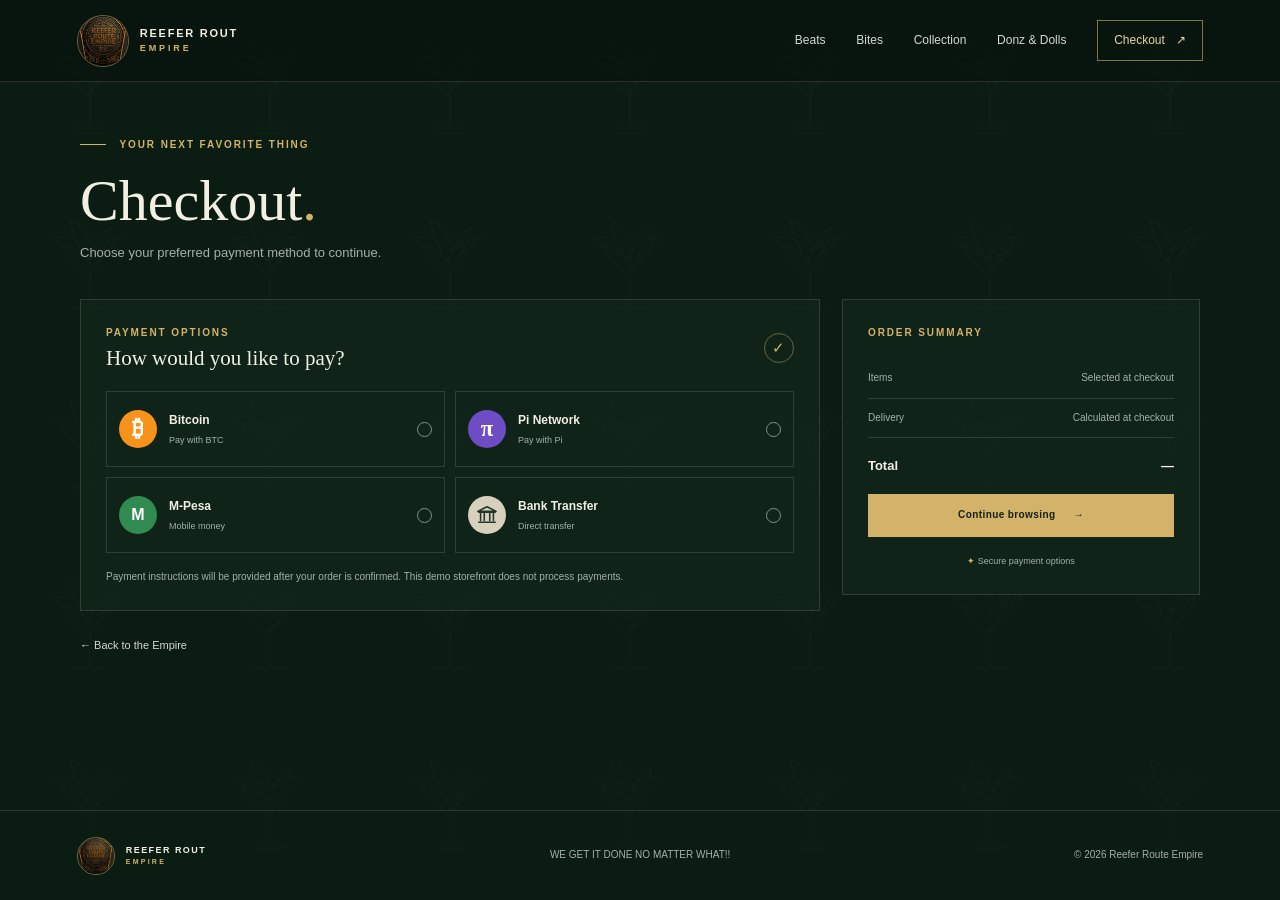
<file: payment.html>
<!DOCTYPE html>
<html lang="en">
<head>
    <meta charset="UTF-8">
    <meta name="viewport" content="width=device-width, initial-scale=1">
    <meta name="theme-color" content="#0b1c13">
    <meta name="referrer" content="strict-origin-when-cross-origin">
    <meta http-equiv="Content-Security-Policy" content="default-src 'self'; base-uri 'self'; form-action 'self'; object-src 'none'; img-src 'self' data:; style-src 'self' https://fonts.googleapis.com; font-src 'self' https://fonts.gstatic.com; script-src 'self'; connect-src 'none'; upgrade-insecure-requests">
    <title>Checkout | REEFER ROUT EMPIRE</title>
    <link rel="stylesheet" href="style.css">
</head>
<body>
    <header class="site-header">
        <a class="brand" href="index.html" aria-label="Reefer Route Empire home"><img class="brand-logo" src="assets/reefer-route-empire-logo.png" alt="Reefer Route Empire official logo"><span class="brand-name">REEFER ROUT <span>EMPIRE</span></span></a>
        <nav class="site-nav" aria-label="Main navigation"><a href="reeferbeat.html">Beats</a><a href="reeferbits.html">Bites</a><a href="reefercollection.html">Collection</a><a href="donzanddollz.html">Donz &amp; Dolls</a><a class="nav-cta" href="payment.html" aria-current="page">Checkout <span aria-hidden="true">↗</span></a></nav>
    </header>
    <main class="page-wrap checkout-page">
        <section class="checkout-heading">
            <p class="eyebrow"><span class="eyebrow-line"></span> YOUR NEXT FAVORITE THING</p>
            <h1>Checkout<span>.</span></h1>
            <p>Choose your preferred payment method to continue.</p>
        </section>
        <div class="checkout-layout">
            <section class="payment-panel">
                <div class="panel-heading"><div><p class="eyebrow">PAYMENT OPTIONS</p><h2>How would you like to pay?</h2></div><span class="secure-mark" aria-hidden="true">✓</span></div>
                <div class="payment-options">
                    <label class="payment-option"><input type="radio" name="payment-method" value="bitcoin"><span class="payment-icon bitcoin-icon" aria-hidden="true">₿</span><span class="payment-name">Bitcoin<small>Pay with BTC</small></span><span class="radio-indicator" aria-hidden="true"></span></label>
                    <label class="payment-option"><input type="radio" name="payment-method" value="pi-network"><span class="payment-icon pi-icon" aria-hidden="true">π</span><span class="payment-name">Pi Network<small>Pay with Pi</small></span><span class="radio-indicator" aria-hidden="true"></span></label>
                    <label class="payment-option"><input type="radio" name="payment-method" value="mpesa"><span class="payment-icon mpesa-icon" aria-hidden="true">M</span><span class="payment-name">M-Pesa<small>Mobile money</small></span><span class="radio-indicator" aria-hidden="true"></span></label>
                    <label class="payment-option"><input type="radio" name="payment-method" value="bank-transfer"><span class="payment-icon bank-icon" aria-hidden="true"><svg viewBox="0 0 24 24" focusable="false"><path d="M3 9h18M5 9v9m4-9v9m6-9v9m4-9v9M3 20h18M12 3 2 8h20L12 3Z"/></svg></span><span class="payment-name">Bank Transfer<small>Direct transfer</small></span><span class="radio-indicator" aria-hidden="true"></span></label>
                </div>
                <p class="payment-note">Payment instructions will be provided after your order is confirmed. This demo storefront does not process payments.</p>
            </section>
            <aside class="order-panel">
                <p class="eyebrow">ORDER SUMMARY</p>
                <div class="summary-row"><span>Items</span><span>Selected at checkout</span></div>
                <div class="summary-row"><span>Delivery</span><span>Calculated at checkout</span></div>
                <div class="summary-total"><span>Total</span><span>—</span></div>
                <a class="button button-gold checkout-button" href="index.html">Continue browsing <span aria-hidden="true">→</span></a>
                <p class="secure-copy"><span aria-hidden="true">✦</span> Secure payment options</p>
            </aside>
        </div>
        <a class="back-link" href="index.html">← Back to the Empire</a>
    </main>
    <footer class="site-footer"><a class="brand footer-brand" href="index.html"><img class="brand-logo" src="assets/reefer-route-empire-logo.png" alt="Reefer Route Empire official logo"><span class="brand-name">REEFER ROUT <span>EMPIRE</span></span></a><p>WE GET IT DONE NO MATTER WHAT!!</p><span class="footer-copy">© 2026 Reefer Route Empire</span></footer>
</body>
</html>
</file>
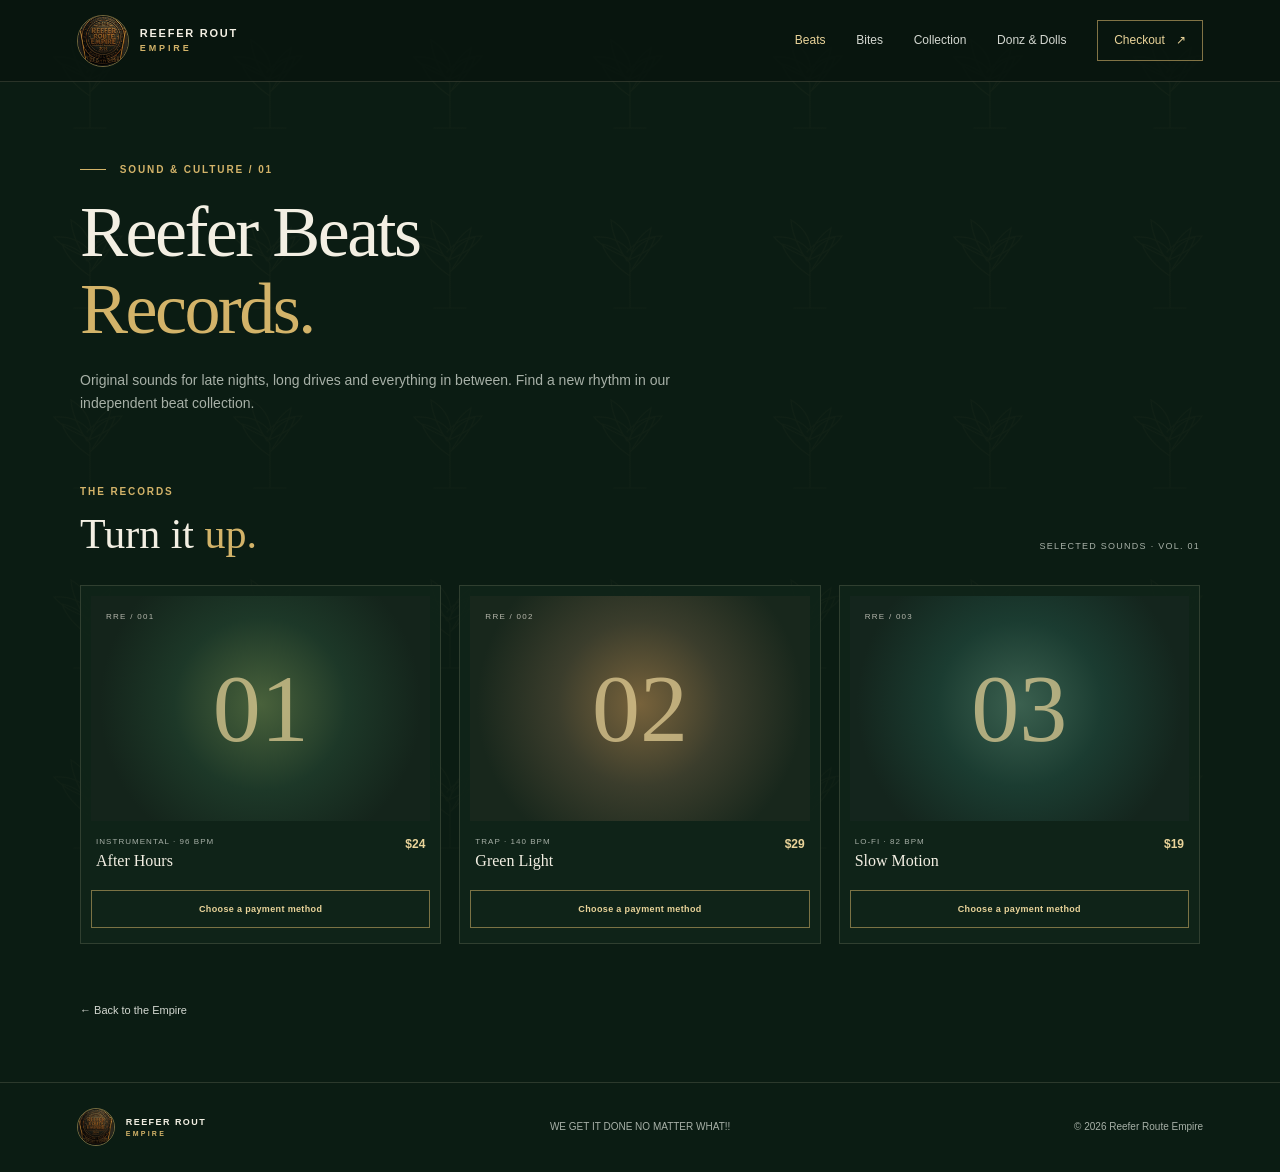
<file: reeferbeat.html>
<!DOCTYPE html>
<html lang="en">
<head>
    <meta charset="UTF-8">
    <meta name="viewport" content="width=device-width, initial-scale=1">
    <meta name="theme-color" content="#0b1c13">
    <meta name="referrer" content="strict-origin-when-cross-origin">
    <meta http-equiv="Content-Security-Policy" content="default-src 'self'; base-uri 'self'; form-action 'self'; object-src 'none'; img-src 'self' data:; style-src 'self' https://fonts.googleapis.com; font-src 'self' https://fonts.gstatic.com; script-src 'self'; connect-src 'none'; upgrade-insecure-requests">
    <title>Reefer Beats Records | REEFER ROUT EMPIRE</title>
    <link rel="stylesheet" href="style.css">
</head>
<body>
    <header class="site-header">
        <a class="brand" href="index.html" aria-label="Reefer Route Empire home"><img class="brand-logo" src="assets/reefer-route-empire-logo.png" alt="Reefer Route Empire official logo"><span class="brand-name">REEFER ROUT <span>EMPIRE</span></span></a>
        <nav class="site-nav" aria-label="Main navigation"><a href="reeferbeat.html" aria-current="page">Beats</a><a href="reeferbits.html">Bites</a><a href="reefercollection.html">Collection</a><a href="donzanddollz.html">Donz &amp; Dolls</a><a class="nav-cta" href="payment.html">Checkout <span aria-hidden="true">↗</span></a></nav>
    </header>
    <main class="page-wrap subpage">
        <section class="subpage-hero">
            <p class="eyebrow"><span class="eyebrow-line"></span> SOUND &amp; CULTURE / 01</p>
            <h1>Reefer Beats<br><span>Records.</span></h1>
            <p>Original sounds for late nights, long drives and everything in between. Find a new rhythm in our independent beat collection.</p>
        </section>
        <section class="catalog-section">
            <div class="section-heading"><div><p class="eyebrow">THE RECORDS</p><h2>Turn it <span>up.</span></h2></div><span class="catalog-count">SELECTED SOUNDS · VOL. 01</span></div>
            <div class="product-grid">
                <article class="product-card"><div class="product-art beat-art-one"><span class="art-label">RRE / 001</span><span class="product-glyph">01</span></div><div class="product-info"><div><p class="product-category">INSTRUMENTAL · 96 BPM</p><h3>After Hours</h3></div><span class="product-price">$24</span></div><a class="button button-small button-outline" href="payment.html">Choose a payment method</a></article>
                <article class="product-card"><div class="product-art beat-art-two"><span class="art-label">RRE / 002</span><span class="product-glyph">02</span></div><div class="product-info"><div><p class="product-category">TRAP · 140 BPM</p><h3>Green Light</h3></div><span class="product-price">$29</span></div><a class="button button-small button-outline" href="payment.html">Choose a payment method</a></article>
                <article class="product-card"><div class="product-art beat-art-three"><span class="art-label">RRE / 003</span><span class="product-glyph">03</span></div><div class="product-info"><div><p class="product-category">LO-FI · 82 BPM</p><h3>Slow Motion</h3></div><span class="product-price">$19</span></div><a class="button button-small button-outline" href="payment.html">Choose a payment method</a></article>
            </div>
        </section>
        <a class="back-link" href="index.html">← Back to the Empire</a>
    </main>
    <footer class="site-footer"><a class="brand footer-brand" href="index.html"><img class="brand-logo" src="assets/reefer-route-empire-logo.png" alt="Reefer Route Empire official logo"><span class="brand-name">REEFER ROUT <span>EMPIRE</span></span></a><p>WE GET IT DONE NO MATTER WHAT!!</p><span class="footer-copy">© 2026 Reefer Route Empire</span></footer>
</body>
</html>
</file>
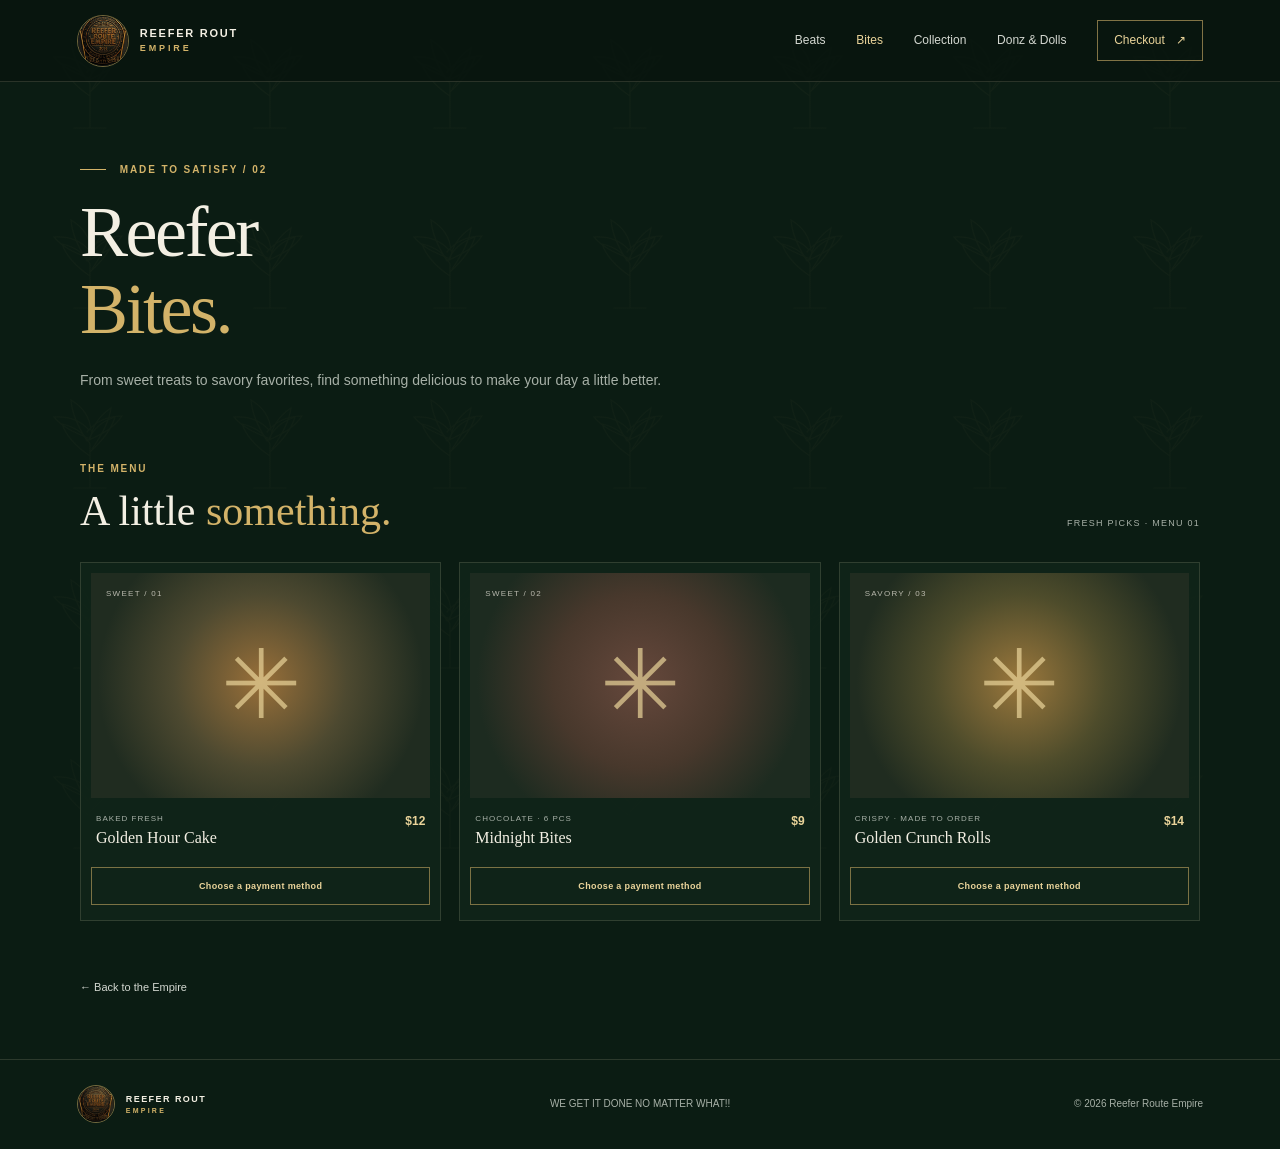
<file: reeferbits.html>
<!DOCTYPE html>
<html lang="en">
<head>
    <meta charset="UTF-8">
    <meta name="viewport" content="width=device-width, initial-scale=1">
    <meta name="theme-color" content="#0b1c13">
    <meta name="referrer" content="strict-origin-when-cross-origin">
    <meta http-equiv="Content-Security-Policy" content="default-src 'self'; base-uri 'self'; form-action 'self'; object-src 'none'; img-src 'self' data:; style-src 'self' https://fonts.googleapis.com; font-src 'self' https://fonts.gstatic.com; script-src 'self'; connect-src 'none'; upgrade-insecure-requests">
    <title>Reefer Bites | REEFER ROUT EMPIRE</title>
    <link rel="stylesheet" href="style.css">
</head>
<body>
    <header class="site-header">
        <a class="brand" href="index.html" aria-label="Reefer Route Empire home"><img class="brand-logo" src="assets/reefer-route-empire-logo.png" alt="Reefer Route Empire official logo"><span class="brand-name">REEFER ROUT <span>EMPIRE</span></span></a>
        <nav class="site-nav" aria-label="Main navigation"><a href="reeferbeat.html">Beats</a><a href="reeferbits.html" aria-current="page">Bites</a><a href="reefercollection.html">Collection</a><a href="donzanddollz.html">Donz &amp; Dolls</a><a class="nav-cta" href="payment.html">Checkout <span aria-hidden="true">↗</span></a></nav>
    </header>
    <main class="page-wrap subpage">
        <section class="subpage-hero">
            <p class="eyebrow"><span class="eyebrow-line"></span> MADE TO SATISFY / 02</p>
            <h1>Reefer<br><span>Bites.</span></h1>
            <p>From sweet treats to savory favorites, find something delicious to make your day a little better.</p>
        </section>
        <section class="catalog-section">
            <div class="section-heading"><div><p class="eyebrow">THE MENU</p><h2>A little <span>something.</span></h2></div><span class="catalog-count">FRESH PICKS · MENU 01</span></div>
            <div class="product-grid">
                <article class="product-card"><div class="product-art food-art-one"><span class="art-label">SWEET / 01</span><span class="product-glyph">✳</span></div><div class="product-info"><div><p class="product-category">BAKED FRESH</p><h3>Golden Hour Cake</h3></div><span class="product-price">$12</span></div><a class="button button-small button-outline" href="payment.html">Choose a payment method</a></article>
                <article class="product-card"><div class="product-art food-art-two"><span class="art-label">SWEET / 02</span><span class="product-glyph">✳</span></div><div class="product-info"><div><p class="product-category">CHOCOLATE · 6 PCS</p><h3>Midnight Bites</h3></div><span class="product-price">$9</span></div><a class="button button-small button-outline" href="payment.html">Choose a payment method</a></article>
                <article class="product-card"><div class="product-art food-art-three"><span class="art-label">SAVORY / 03</span><span class="product-glyph">✳</span></div><div class="product-info"><div><p class="product-category">CRISPY · MADE TO ORDER</p><h3>Golden Crunch Rolls</h3></div><span class="product-price">$14</span></div><a class="button button-small button-outline" href="payment.html">Choose a payment method</a></article>
            </div>
        </section>
        <a class="back-link" href="index.html">← Back to the Empire</a>
    </main>
    <footer class="site-footer"><a class="brand footer-brand" href="index.html"><img class="brand-logo" src="assets/reefer-route-empire-logo.png" alt="Reefer Route Empire official logo"><span class="brand-name">REEFER ROUT <span>EMPIRE</span></span></a><p>WE GET IT DONE NO MATTER WHAT!!</p><span class="footer-copy">© 2026 Reefer Route Empire</span></footer>
</body>
</html>
</file>
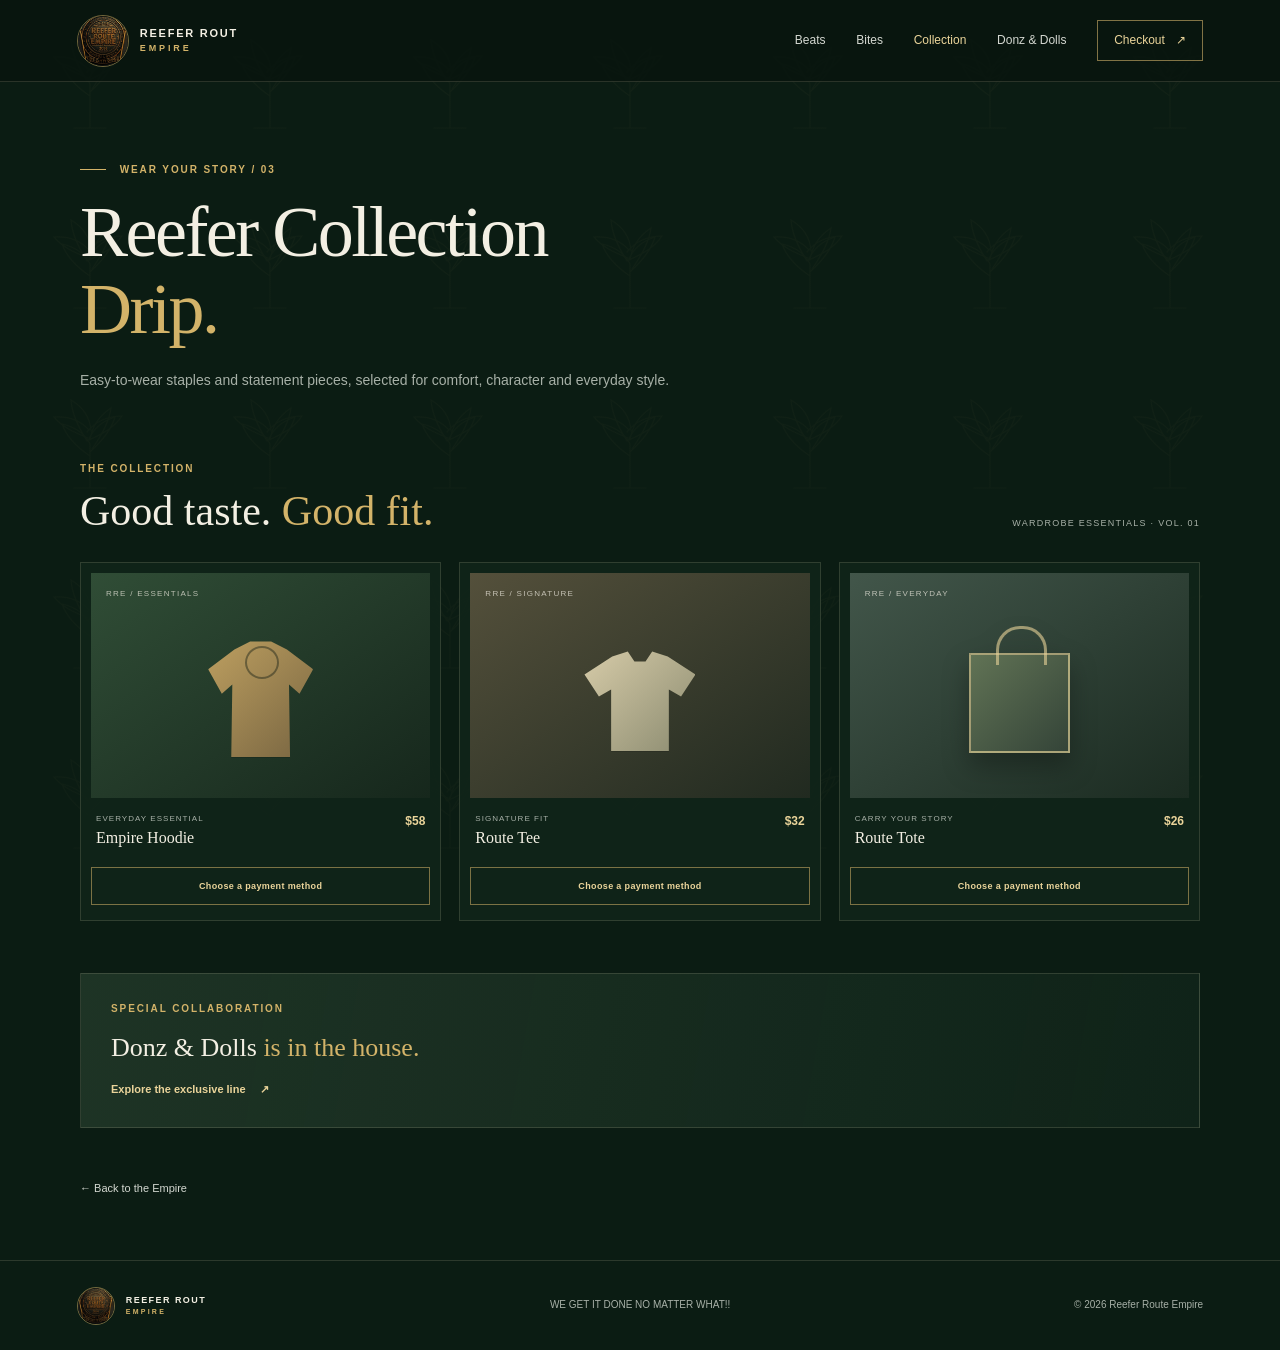
<file: reefercollection.html>
<!DOCTYPE html>
<html lang="en">
<head>
    <meta charset="UTF-8">
    <meta name="viewport" content="width=device-width, initial-scale=1">
    <meta name="theme-color" content="#0b1c13">
    <meta name="referrer" content="strict-origin-when-cross-origin">
    <meta http-equiv="Content-Security-Policy" content="default-src 'self'; base-uri 'self'; form-action 'self'; object-src 'none'; img-src 'self' data:; style-src 'self' https://fonts.googleapis.com; font-src 'self' https://fonts.gstatic.com; script-src 'self'; connect-src 'none'; upgrade-insecure-requests">
    <title>Reefer Collection Drip | REEFER ROUT EMPIRE</title>
    <link rel="stylesheet" href="style.css">
</head>
<body>
    <header class="site-header">
        <a class="brand" href="index.html" aria-label="Reefer Route Empire home"><img class="brand-logo" src="assets/reefer-route-empire-logo.png" alt="Reefer Route Empire official logo"><span class="brand-name">REEFER ROUT <span>EMPIRE</span></span></a>
        <nav class="site-nav" aria-label="Main navigation"><a href="reeferbeat.html">Beats</a><a href="reeferbits.html">Bites</a><a href="reefercollection.html" aria-current="page">Collection</a><a href="donzanddollz.html">Donz &amp; Dolls</a><a class="nav-cta" href="payment.html">Checkout <span aria-hidden="true">↗</span></a></nav>
    </header>
    <main class="page-wrap subpage">
        <section class="subpage-hero">
            <p class="eyebrow"><span class="eyebrow-line"></span> WEAR YOUR STORY / 03</p>
            <h1>Reefer Collection<br><span>Drip.</span></h1>
            <p>Easy-to-wear staples and statement pieces, selected for comfort, character and everyday style.</p>
        </section>
        <section class="catalog-section">
            <div class="section-heading"><div><p class="eyebrow">THE COLLECTION</p><h2>Good taste. <span>Good fit.</span></h2></div><span class="catalog-count">WARDROBE ESSENTIALS · VOL. 01</span></div>
            <div class="product-grid">
                <article class="product-card"><div class="product-art drip-art-one"><span class="art-label">RRE / ESSENTIALS</span><span class="apparel-shape apparel-hoodie" aria-hidden="true"></span></div><div class="product-info"><div><p class="product-category">EVERYDAY ESSENTIAL</p><h3>Empire Hoodie</h3></div><span class="product-price">$58</span></div><a class="button button-small button-outline" href="payment.html">Choose a payment method</a></article>
                <article class="product-card"><div class="product-art drip-art-two"><span class="art-label">RRE / SIGNATURE</span><span class="apparel-shape apparel-tee" aria-hidden="true"></span></div><div class="product-info"><div><p class="product-category">SIGNATURE FIT</p><h3>Route Tee</h3></div><span class="product-price">$32</span></div><a class="button button-small button-outline" href="payment.html">Choose a payment method</a></article>
                <article class="product-card"><div class="product-art drip-art-three"><span class="art-label">RRE / EVERYDAY</span><span class="apparel-shape apparel-bag" aria-hidden="true"></span></div><div class="product-info"><div><p class="product-category">CARRY YOUR STORY</p><h3>Route Tote</h3></div><span class="product-price">$26</span></div><a class="button button-small button-outline" href="payment.html">Choose a payment method</a></article>
            </div>
        </section>
        <section class="mini-collab"><p class="eyebrow">SPECIAL COLLABORATION</p><h2>Donz &amp; Dolls <span>is in the house.</span></h2><a class="card-link" href="donzanddollz.html">Explore the exclusive line <span aria-hidden="true">↗</span></a></section>
        <a class="back-link" href="index.html">← Back to the Empire</a>
    </main>
    <footer class="site-footer"><a class="brand footer-brand" href="index.html"><img class="brand-logo" src="assets/reefer-route-empire-logo.png" alt="Reefer Route Empire official logo"><span class="brand-name">REEFER ROUT <span>EMPIRE</span></span></a><p>WE GET IT DONE NO MATTER WHAT!!</p><span class="footer-copy">© 2026 Reefer Route Empire</span></footer>
</body>
</html>
</file>
<file: style.css>
@import url('https://fonts.googleapis.com/css2?family=DM+Sans:wght@400;500;600;700&family=Playfair+Display:wght@500;600;700&display=swap');

:root {
    color-scheme: dark;
    --green-950: #0b1c13;
    --green-900: #10251a;
    --green-800: #183728;
    --green-700: #28523a;
    --gold: #d3b369;
    --gold-light: #ead49a;
    --cream: #f3efe3;
    --muted: #a7b0a7;
    --line: rgba(232, 220, 184, .15);
    --serif: 'Playfair Display', Georgia, serif;
    --sans: 'DM Sans', 'Segoe UI', sans-serif;
}

* { box-sizing: border-box; }

html { scroll-behavior: smooth; }

body {
    min-width: 320px;
    margin: 0;
    background-color: var(--green-950);
    background-image:
        linear-gradient(rgba(11, 28, 19, .89), rgba(11, 28, 19, .93)),
        url("data:image/svg+xml,%3Csvg xmlns='http://www.w3.org/2000/svg' width='180' height='180' viewBox='0 0 180 180'%3E%3Cg fill='none' stroke='%23d3b369' stroke-opacity='.3' stroke-width='1.2' stroke-linecap='round'%3E%3Cpath d='M90 128V84m0 12c-12-8-23-18-28-32 13 3 23 10 28 20m0 8c11-10 21-21 25-35-13 4-22 12-27 24m-1 0c-8-13-15-26-16-41 12 7 19 17 20 31m1 18c9-13 17-26 19-41-12 8-19 18-21 32m-2-2c-12-5-25-10-34-21 14-1 26 3 35 13m0 10c13-6 25-12 33-24-14 0-26 5-35 16M74 128h32'/%3E%3C/g%3E%3C/svg%3E");
    background-attachment: fixed;
    color: var(--cream);
    font-family: var(--sans);
    font-size: 15px;
    line-height: 1.65;
    -webkit-font-smoothing: antialiased;
}

a { color: inherit; text-decoration: none; }
a:focus-visible, input:focus-visible { outline: 2px solid var(--gold-light); outline-offset: 4px; }

.site-header {
    min-height: 82px;
    padding: 0 clamp(20px, 6vw, 88px);
    display: flex;
    align-items: center;
    justify-content: space-between;
    gap: 28px;
    border-bottom: 1px solid var(--line);
    background: rgba(8, 21, 14, .88);
}

.brand { display: inline-flex; align-items: center; gap: 11px; flex-shrink: 0; }
.brand-logo { width: 52px; height: 52px; display: block; flex: 0 0 auto; border: 1px solid rgba(211, 179, 105, .52); border-radius: 50%; object-fit: cover; object-position: center; }
.brand-name { color: var(--cream); font-size: 11px; font-weight: 700; letter-spacing: .16em; line-height: 1.45; }
.brand-name span { display: block; color: var(--gold); font-size: 9px; letter-spacing: .32em; }
.site-nav { display: flex; align-items: center; justify-content: flex-end; gap: clamp(15px, 2.4vw, 34px); }
.site-nav a { color: #d4d8d1; font-size: 12px; transition: color .2s ease; }
.site-nav a:hover, .site-nav a[aria-current="page"] { color: var(--gold-light); }
.site-nav .nav-cta { padding: 10px 16px; border: 1px solid rgba(211, 179, 105, .6); color: var(--gold-light); }
.nav-cta span { padding-left: 8px; }

.page-wrap { width: min(1120px, calc(100% - 48px)); margin-inline: auto; }
.hero { min-height: 530px; padding-block: 84px 76px; display: grid; grid-template-columns: 1.04fr .96fr; align-items: center; gap: 7%; }
.eyebrow { margin: 0 0 15px; color: var(--gold); font-size: 10px; font-weight: 700; letter-spacing: .19em; }
.eyebrow-line { display: inline-block; width: 26px; height: 1px; margin: 0 9px 3px 0; background: var(--gold); }
.hero h1, .subpage-hero h1, .collab-hero h1 { margin: 0; font: 500 clamp(44px, 6vw, 76px)/1.08 var(--serif); letter-spacing: -.035em; }
.hero h1 span, .subpage-hero h1 span, .section-heading h2 span, .collab-copy h2 span, .mini-collab h2 span { color: var(--gold); }
.hero-intro { max-width: 430px; margin: 22px 0 28px; color: var(--muted); font-size: 15px; }
.hero-actions { display: flex; flex-wrap: wrap; align-items: center; gap: 18px; }
.button { display: inline-flex; min-height: 46px; padding: 0 19px; align-items: center; justify-content: center; gap: 18px; font-size: 11px; font-weight: 700; letter-spacing: .04em; transition: background .2s ease, color .2s ease, border-color .2s ease; }
.button-gold { background: var(--gold); color: #142016; }
.button-gold:hover { background: var(--gold-light); }
.button-outline { border: 1px solid rgba(211, 179, 105, .55); color: var(--gold-light); }
.button-outline:hover { border-color: var(--gold-light); background: rgba(211, 179, 105, .1); }
.text-link, .back-link { color: #d4d8d1; font-size: 11px; }
.text-link:hover, .back-link:hover { color: var(--gold-light); }

.hero-art { position: relative; min-height: 355px; overflow: hidden; display: grid; place-items: center; border: 1px solid rgba(211, 179, 105, .2); background: radial-gradient(ellipse at 50% 50%, rgba(71, 104, 67, .38), transparent 58%), linear-gradient(145deg, #193526, #0d1d15 68%); }
.hero-art::before, .collab-hero-art::before { position: absolute; inset: 18px; border: 1px solid rgba(211, 179, 105, .24); content: ""; pointer-events: none; }
.art-orbit { position: absolute; width: 245px; height: 245px; border: 1px solid rgba(211, 179, 105, .42); border-radius: 50%; }
.orbit-one { transform: scaleX(.55) rotate(34deg); }
.orbit-two { transform: scaleX(.55) rotate(-34deg); }
.art-disc { width: 142px; height: 142px; display: grid; place-content: center; border: 1px solid var(--gold); border-radius: 50%; background: radial-gradient(circle, rgba(211, 179, 105, .2), rgba(11, 28, 19, .6) 68%); text-align: center; }
.art-disc span { color: var(--gold-light); font: 600 36px var(--serif); letter-spacing: .07em; }
.art-disc small { color: var(--muted); font-size: 7px; letter-spacing: .22em; }
.art-caption, .art-index { position: absolute; color: var(--gold-light); font-size: 8px; letter-spacing: .17em; line-height: 1.7; }
.art-caption { left: 31px; bottom: 28px; }
.art-index { right: 31px; bottom: 31px; color: var(--muted); }

.discover-section { padding-block: 24px 88px; }
.about-section { margin-bottom: 48px; padding: 38px clamp(22px, 5vw, 58px); display: grid; grid-template-columns: .8fr 1.2fr; gap: clamp(28px, 6vw, 75px); border: 1px solid rgba(211, 179, 105, .22); background: linear-gradient(115deg, rgba(22, 46, 32, .94), rgba(13, 30, 20, .92)); }
.about-heading h2 { margin: 0; font: 500 clamp(31px, 4vw, 46px)/1.13 var(--serif); }
.about-heading h2 span { color: var(--gold); }
.about-founded { margin: 15px 0 0; color: var(--muted); font-size: 11px; }
.about-founded strong { color: var(--gold-light); font-weight: 600; }
.about-copy { align-self: center; }
.about-copy > p { margin: 0 0 15px; color: #c2c9c0; font-size: 12px; line-height: 1.85; }
.about-copy strong { color: var(--gold-light); font-weight: 600; }
.about-copy h3 { margin: 18px 0 8px; color: var(--gold-light); font: 500 21px var(--serif); }
.about-link { display: inline-flex; gap: 8px; margin-top: 2px; color: var(--gold-light); }
.section-heading { margin-bottom: 26px; display: flex; align-items: flex-end; justify-content: space-between; gap: 20px; }
.section-heading .eyebrow { margin-bottom: 8px; }
.section-heading h2, .collab-copy h2, .mini-collab h2 { margin: 0; font: 500 clamp(28px, 4vw, 42px)/1.2 var(--serif); }
.section-heading > p, .catalog-count { margin: 0 0 5px; color: var(--muted); font-size: 11px; }
.feature-grid { display: grid; grid-template-columns: repeat(3, 1fr); gap: 16px; }
.feature-card { min-height: 290px; padding: 24px 23px 20px; display: flex; flex-direction: column; border: 1px solid var(--line); background: linear-gradient(145deg, rgba(25, 53, 38, .95), rgba(14, 31, 21, .94)); transition: transform .2s ease, border-color .2s ease; }
.feature-card:hover { transform: translateY(-4px); border-color: rgba(211, 179, 105, .45); }
.feature-food { background: linear-gradient(145deg, rgba(51, 54, 35, .9), rgba(14, 31, 21, .96)); }
.feature-fashion { background: linear-gradient(145deg, rgba(48, 42, 33, .85), rgba(14, 31, 21, .96)); }
.feature-top { margin-bottom: 24px; display: flex; align-items: center; justify-content: space-between; }
.feature-number { color: var(--muted); font-size: 10px; letter-spacing: .12em; }
.feature-symbol { color: var(--gold); font-size: 25px; }
.feature-card .eyebrow { margin-bottom: 9px; font-size: 9px; }
.feature-card h3 { margin: 0 0 10px; font: 500 25px/1.2 var(--serif); }
.feature-card > p:not(.eyebrow) { margin: 0 0 21px; color: var(--muted); font-size: 12px; }
.card-link { margin-top: auto; display: inline-flex; align-items: center; justify-content: space-between; gap: 14px; color: var(--gold-light); font-size: 11px; font-weight: 600; }
.card-link:hover { color: #fff0c7; }

.collab-banner { min-height: 320px; margin-bottom: 85px; padding: 50px clamp(25px, 7vw, 82px); position: relative; overflow: hidden; display: flex; align-items: center; justify-content: space-between; gap: 30px; border: 1px solid rgba(211, 179, 105, .25); background: linear-gradient(105deg, rgba(32, 54, 39, .96), rgba(15, 32, 22, .97)); }
.collab-banner::after { position: absolute; width: 380px; height: 380px; right: 8%; top: -25%; border: 1px solid rgba(211, 179, 105, .11); border-radius: 50%; box-shadow: 0 0 0 28px rgba(211, 179, 105, .025), 0 0 0 56px rgba(211, 179, 105, .025); content: ""; }
.collab-copy { max-width: 520px; position: relative; z-index: 1; }
.collab-copy h2 { font-size: clamp(32px, 4.5vw, 50px); }
.collab-copy > p:not(.eyebrow) { max-width: 430px; margin: 13px 0 20px; color: var(--muted); font-size: 12px; }
.collab-stamp { width: 166px; height: 166px; flex: 0 0 auto; display: grid; place-content: center; border: 1px solid var(--gold); border-radius: 50%; color: var(--gold-light); text-align: center; position: relative; z-index: 1; }
.collab-stamp span { font: 500 45px var(--serif); }
.collab-stamp small { font-size: 8px; letter-spacing: .2em; }

.site-footer { min-height: 90px; padding: 20px clamp(20px, 6vw, 88px); display: flex; align-items: center; justify-content: space-between; gap: 20px; border-top: 1px solid var(--line); }
.site-footer p, .footer-copy { margin: 0; color: var(--muted); font-size: 10px; }
.footer-brand .brand-logo { width: 38px; height: 38px; }
.footer-brand .brand-name { font-size: 9px; }
.footer-brand .brand-name span { font-size: 7px; }

.subpage { padding-top: 60px; padding-bottom: 60px; }
.subpage-hero { max-width: 760px; padding: 20px 0 53px; }
.subpage-hero h1 { font-size: clamp(44px, 6.5vw, 72px); }
.subpage-hero > p:last-child { max-width: 590px; margin: 20px 0 0; color: var(--muted); font-size: 14px; }
.catalog-section { padding: 16px 0 52px; }
.catalog-count { font-size: 9px; letter-spacing: .14em; }
.product-grid { display: grid; grid-template-columns: repeat(3, minmax(0, 1fr)); gap: 18px; }
.product-card { min-width: 0; padding: 10px 10px 15px; border: 1px solid var(--line); background: rgba(16, 37, 26, .76); }
.product-art { min-height: 225px; position: relative; overflow: hidden; display: grid; place-items: center; }
.product-photo { width: 100%; height: 260px; display: block; object-fit: cover; object-position: center; }
.art-label { position: absolute; top: 14px; left: 15px; color: rgba(243, 239, 227, .72); font-size: 8px; letter-spacing: .16em; }
.product-glyph { color: rgba(234, 212, 154, .7); font: 500 96px var(--serif); }
.beat-art-one { background: radial-gradient(circle at 50% 48%, #49613b, #1d3828 42%, #14241b 78%); }
.beat-art-two { background: radial-gradient(circle at 50% 48%, #77623b, #3b3d2c 40%, #18271c 79%); }
.beat-art-three { background: radial-gradient(circle at 50% 48%, #3b604f, #1b3c31 40%, #14251d 79%); }
.food-art-one { background: radial-gradient(circle at 50% 48%, #986f39, #4d4930 42%, #202c20 79%); }
.food-art-two { background: radial-gradient(circle at 50% 48%, #66483c, #48382c 42%, #1d2b20 79%); }
.food-art-three { background: radial-gradient(circle at 50% 48%, #9a773c, #4e4c2b 42%, #202c20 79%); }
.drip-art-one, .collab-art-one { background: linear-gradient(145deg, #304d36, #16271c); }
.drip-art-two, .collab-art-two { background: linear-gradient(145deg, #54503b, #212a20); }
.drip-art-three, .collab-art-three { background: linear-gradient(145deg, #42564a, #1b2b21); }
.collab-art-one { background: linear-gradient(145deg, #634f3d, #233124); }
.collab-art-two { background: linear-gradient(145deg, #596044, #242c20); }
.collab-art-three { background: linear-gradient(145deg, #464e4b, #1a2c25); }
.apparel-shape { position: relative; display: block; filter: drop-shadow(0 13px 13px rgba(0, 0, 0, .28)); }
.apparel-hoodie { width: 105px; height: 116px; margin-top: 28px; border-radius: 30px 30px 12px 12px; background: linear-gradient(135deg, #bd9f60, #786541); clip-path: polygon(25% 7%, 40% 0, 60% 0, 75% 7%, 100% 24%, 87% 45%, 77% 37%, 78% 100%, 22% 100%, 23% 37%, 13% 45%, 0 24%); }
.apparel-hoodie::before { position: absolute; width: 30px; height: 29px; top: 5px; left: 37px; border: 2px solid rgba(25, 34, 24, .45); border-radius: 50%; content: ""; }
.apparel-tee { width: 111px; height: 100px; margin-top: 32px; background: linear-gradient(135deg, #d6cba8, #8b8b70); clip-path: polygon(25% 5%, 39% 0, 45% 10%, 55% 10%, 61% 0, 75% 5%, 100% 23%, 87% 45%, 76% 38%, 76% 100%, 24% 100%, 24% 38%, 13% 45%, 0 23%); }
.apparel-bag { width: 101px; height: 100px; margin-top: 35px; border: 2px solid rgba(234, 212, 154, .6); background: linear-gradient(135deg, #617355, #344438); }
.apparel-bag::before { position: absolute; width: 45px; height: 36px; top: -29px; left: 25px; border: 3px solid rgba(234, 212, 154, .6); border-bottom: 0; border-radius: 24px 24px 0 0; content: ""; }
.product-info { min-height: 69px; padding: 14px 5px 8px; display: flex; align-items: flex-start; justify-content: space-between; gap: 8px; }
.product-category { margin: 0 0 4px; color: var(--muted); font-size: 8px; letter-spacing: .13em; }
.product-info h3 { margin: 0; font: 500 16px var(--serif); }
.product-price { color: var(--gold-light); font-size: 12px; font-weight: 600; white-space: nowrap; }
.button-small { width: 100%; min-height: 38px; font-size: 9px; }
.back-link { display: inline-block; margin-top: 5px; }
.mini-collab { margin: 0 0 46px; padding: 27px 30px; border: 1px solid var(--line); background: linear-gradient(100deg, rgba(32, 54, 39, .9), rgba(16, 37, 26, .75)); }
.mini-collab h2 { margin-bottom: 12px; font-size: 26px; }

.collab-hero { min-height: 460px; padding: 25px 0 65px; display: grid; grid-template-columns: 1fr .9fr; align-items: center; gap: 8%; }
.collab-hero-copy > p:not(.eyebrow) { max-width: 430px; margin: 19px 0 25px; color: var(--muted); }
.collab-hero h1 { font-size: clamp(56px, 8vw, 92px); }
.collab-hero h1 .amp { color: var(--gold); font-size: .65em; }
.collab-hero-art { min-height: 330px; padding: 28px; position: relative; display: grid; place-items: center; overflow: hidden; border: 1px solid rgba(211, 179, 105, .25); background: radial-gradient(ellipse at 52% 48%, rgba(130, 102, 54, .38), transparent 55%), linear-gradient(145deg, #3c4933, #17261c); }
.collab-logo { width: min(100%, 300px); aspect-ratio: 1; display: block; border: 1px solid rgba(211, 179, 105, .55); object-fit: cover; }
.collab-monogram span { color: var(--cream); font-size: .57em; }
.collab-edition { position: absolute; left: 25px; bottom: 24px; color: var(--gold-light); font-size: 8px; letter-spacing: .16em; line-height: 1.8; }

.checkout-page { min-height: calc(100vh - 172px); padding-top: 55px; padding-bottom: 65px; }
.checkout-heading { margin-bottom: 35px; }
.checkout-heading h1 { margin: 0; font: 500 clamp(40px, 5vw, 58px)/1.1 var(--serif); }
.checkout-heading h1 span { color: var(--gold); }
.checkout-heading > p:last-child { margin: 10px 0 0; color: var(--muted); font-size: 13px; }
.checkout-layout { display: grid; grid-template-columns: minmax(0, 1.55fr) minmax(240px, .75fr); align-items: start; gap: 22px; }
.payment-panel, .order-panel { padding: 25px; border: 1px solid var(--line); background: rgba(16, 37, 26, .88); }
.panel-heading { margin-bottom: 20px; display: flex; align-items: center; justify-content: space-between; gap: 12px; }
.panel-heading .eyebrow { margin-bottom: 5px; }
.panel-heading h2 { margin: 0; font: 500 21px var(--serif); }
.secure-mark { width: 30px; height: 30px; display: grid; place-items: center; border: 1px solid rgba(211, 179, 105, .45); border-radius: 50%; color: var(--gold); }
.payment-options { display: grid; grid-template-columns: repeat(2, minmax(0, 1fr)); gap: 10px; }
.payment-option { min-height: 76px; padding: 12px; position: relative; display: flex; align-items: center; gap: 12px; border: 1px solid var(--line); cursor: pointer; transition: border-color .2s ease, background .2s ease; }
.payment-option:hover, .payment-option:has(input:checked) { border-color: var(--gold); background: rgba(211, 179, 105, .06); }
.payment-option input { position: absolute; width: 1px; height: 1px; opacity: 0; }
.payment-option:focus-within { outline: 2px solid var(--gold-light); outline-offset: 3px; }
.payment-icon { width: 38px; height: 38px; flex: 0 0 auto; display: grid; place-items: center; border-radius: 50%; font-size: 23px; font-weight: 700; }
.bitcoin-icon { background: #f7931a; color: #fff; }
.pi-icon { background: #6e4cc3; color: #fff; font-family: Georgia, serif; }
.mpesa-icon { background: #318b50; color: #fff; font-size: 16px; }
.bank-icon { background: #d7d0bc; }
.bank-icon svg { width: 22px; height: 22px; fill: none; stroke: #24352a; stroke-width: 1.7; stroke-linecap: round; stroke-linejoin: round; }
.payment-name { display: flex; flex-direction: column; color: var(--cream); font-size: 12px; font-weight: 600; }
.payment-name small { margin-top: 2px; color: var(--muted); font-size: 9px; font-weight: 400; }
.radio-indicator { width: 15px; height: 15px; margin-left: auto; border: 1px solid #879084; border-radius: 50%; }
.payment-option input:checked ~ .radio-indicator { border: 4px solid var(--gold); background: var(--green-950); }
.payment-note { margin: 16px 0 0; color: var(--muted); font-size: 10px; line-height: 1.6; }
.order-panel .eyebrow { margin-bottom: 18px; }
.summary-row, .summary-total { display: flex; justify-content: space-between; gap: 12px; color: var(--muted); font-size: 10px; }
.summary-row { padding: 11px 0; border-bottom: 1px solid var(--line); }
.summary-row span:last-child { text-align: right; }
.summary-total { padding: 17px 0; color: var(--cream); font-size: 13px; font-weight: 600; }
.checkout-button { width: 100%; min-height: 43px; padding-inline: 12px; font-size: 10px; }
.secure-copy { margin: 17px 0 0; color: var(--muted); text-align: center; font-size: 9px; }
.secure-copy span { color: var(--gold); }
.checkout-page > .back-link { margin-top: 25px; }

@media (max-width: 760px) {
    .site-header { padding: 15px 20px; align-items: flex-start; flex-direction: column; gap: 14px; }
    .site-nav { width: 100%; justify-content: flex-start; flex-wrap: wrap; gap: 10px 20px; }
    .site-nav a { font-size: 11px; }
    .site-nav .nav-cta { margin-left: auto; padding: 7px 10px; }
    .hero { min-height: auto; padding-block: 58px 54px; grid-template-columns: 1fr; gap: 35px; }
    .hero-art { min-height: 280px; }
    .about-section { grid-template-columns: 1fr; gap: 17px; }
    .discover-section { padding-bottom: 60px; }
    .feature-grid { grid-template-columns: 1fr; }
    .feature-card { min-height: 250px; }
    .collab-banner { min-height: 290px; margin-bottom: 60px; }
    .collab-stamp { width: 125px; height: 125px; }
    .collab-stamp span { font-size: 35px; }
    .site-footer { flex-wrap: wrap; }
    .site-footer p { display: none; }
    .subpage { padding-top: 36px; }
    .product-grid { grid-template-columns: repeat(2, minmax(0, 1fr)); }
    .collab-hero { min-height: unset; padding-top: 20px; grid-template-columns: 1fr; gap: 32px; }
    .collab-hero-art { min-height: 280px; }
    .checkout-layout { grid-template-columns: 1fr; }
}

@media (max-width: 480px) {
    .page-wrap { width: min(100% - 34px, 1120px); }
    .brand-name { font-size: 10px; }
    .site-nav { gap: 9px 14px; }
    .site-nav .nav-cta { margin-left: 0; }
    .hero h1 { font-size: 49px; }
    .hero-actions { align-items: flex-start; flex-direction: column; }
    .hero-art { min-height: 245px; }
    .section-heading { align-items: flex-start; flex-direction: column; gap: 6px; }
    .section-heading > p { margin-bottom: 0; }
    .collab-banner { padding: 35px 24px; }
    .collab-stamp { width: 86px; height: 86px; }
    .collab-stamp span { font-size: 25px; }
    .collab-stamp small { font-size: 6px; }
    .collab-banner::after { right: -25%; }
    .site-footer { padding-inline: 17px; }
    .footer-copy { font-size: 9px; }
    .product-grid { grid-template-columns: 1fr; }
    .product-art { min-height: 250px; }
    .catalog-count { font-size: 8px; }
    .payment-panel, .order-panel { padding: 18px; }
    .payment-options { grid-template-columns: 1fr; }
    .payment-option { min-height: 68px; }
}

@media (prefers-reduced-motion: reduce) {
    html { scroll-behavior: auto; }
    *, *::before, *::after { transition-duration: .01ms !important; }
}

.admin-body { min-width: 0; min-height: 100vh; background: #0c1711; }
.admin-shell { min-height: 100vh; display: grid; grid-template-columns: 230px minmax(0, 1fr); }
.admin-sidebar { min-height: 100vh; padding: 22px 15px; position: sticky; top: 0; display: flex; flex-direction: column; border-right: 1px solid var(--line); background: rgba(8, 21, 14, .96); }
.admin-brand { padding: 0 7px 26px; border-bottom: 1px solid var(--line); }
.admin-brand .brand-logo { width: 42px; height: 42px; }
.admin-brand .brand-name { font-size: 9px; }
.admin-sidebar-label { margin: 25px 9px 10px; color: #788579; font-size: 9px; font-weight: 700; letter-spacing: .16em; }
.admin-nav { display: grid; gap: 5px; }
.admin-nav-link { width: 100%; padding: 11px 12px; display: flex; align-items: center; gap: 12px; border: 1px solid transparent; background: transparent; color: #b7c0b7; font: 500 12px var(--sans); text-align: left; cursor: pointer; }
.admin-nav-link > span { width: 19px; color: var(--gold); font-size: 17px; text-align: center; }
.admin-nav-link:hover, .admin-nav-link.is-active { border-color: rgba(211, 179, 105, .2); background: rgba(211, 179, 105, .08); color: var(--gold-light); }
.admin-sidebar-bottom { margin-top: auto; padding: 18px 8px 0; display: grid; gap: 14px; border-top: 1px solid var(--line); }
.admin-demo-indicator { display: flex; align-items: center; gap: 8px; color: var(--gold-light); font-size: 8px; font-weight: 700; letter-spacing: .12em; }
.admin-demo-indicator > span { width: 7px; height: 7px; border-radius: 50%; background: #dfab5d; box-shadow: 0 0 10px rgba(223, 171, 93, .6); }
.admin-store-link { color: var(--muted); font-size: 10px; }
.admin-store-link:hover, .admin-footer a:hover { color: var(--gold-light); }
.admin-main { width: min(1440px, 100%); min-width: 0; margin-inline: auto; padding: 27px clamp(18px, 3vw, 42px) 20px; }
.admin-topbar { margin-bottom: 19px; display: flex; align-items: center; justify-content: space-between; gap: 20px; }
.admin-topbar .eyebrow { margin-bottom: 4px; font-size: 9px; }
.admin-topbar h1 { margin: 0; font: 500 29px var(--serif); }
.admin-user-chip { display: flex; align-items: center; gap: 10px; color: var(--cream); font-size: 10px; font-weight: 600; }
.admin-user-chip small { display: block; margin-top: 2px; color: var(--muted); font-size: 9px; font-weight: 400; }
.admin-avatar { width: 34px; height: 34px; display: grid; place-items: center; border: 1px solid rgba(211, 179, 105, .6); border-radius: 50%; color: var(--gold-light); font: 500 18px var(--serif); }
.admin-warning, .admin-notice { margin-bottom: 20px; padding: 12px 15px; border: 1px solid rgba(211, 179, 105, .24); background: rgba(211, 179, 105, .07); color: #c9cabe; font-size: 10px; line-height: 1.65; }
.admin-warning strong { color: var(--gold-light); }
.admin-payment-warning { border-color: rgba(222, 164, 83, .4); }
.admin-notice { border-color: rgba(108, 169, 117, .45); color: #c5e0c3; }
.admin-notice[hidden] { display: none; }
.admin-view, .admin-view[hidden] { display: none; }
.admin-view.is-visible { display: block; animation: admin-reveal .18s ease-out; }
@keyframes admin-reveal { from { opacity: .65; transform: translateY(3px); } to { opacity: 1; transform: translateY(0); } }
.admin-section-intro { margin: 25px 0 16px; display: flex; align-items: flex-end; justify-content: space-between; gap: 15px; }
.admin-section-intro .eyebrow, .admin-panel-heading .eyebrow { margin-bottom: 4px; font-size: 9px; }
.admin-section-intro h2 { margin: 0; font: 500 23px var(--serif); }
.admin-metric-grid { margin-bottom: 18px; display: grid; grid-template-columns: repeat(4, minmax(0, 1fr)); gap: 12px; }
.admin-metric { min-height: 116px; padding: 16px; position: relative; overflow: hidden; border: 1px solid var(--line); background: linear-gradient(145deg, rgba(22, 46, 32, .94), rgba(15, 30, 21, .94)); }
.admin-metric-label { display: block; color: var(--muted); font-size: 10px; }
.admin-metric strong { display: block; margin: 8px 0 1px; color: var(--cream); font: 500 25px var(--serif); }
.admin-metric small { color: #879287; font-size: 8px; }
.metric-icon { position: absolute; top: 11px; right: 13px; color: rgba(211, 179, 105, .45); font: 25px var(--serif); }
.admin-overview-grid { display: grid; grid-template-columns: minmax(0, .9fr) minmax(0, 1.1fr); gap: 15px; }
.admin-panel { min-width: 0; padding: 18px; border: 1px solid var(--line); background: rgba(15, 32, 22, .82); }
.admin-panel-heading { margin-bottom: 15px; display: flex; align-items: center; justify-content: space-between; gap: 12px; }
.admin-panel-heading h3, .coupon-form h3 { margin: 0; font: 500 17px var(--serif); }
.demo-tag { padding: 5px 7px; border: 1px solid rgba(211, 179, 105, .27); color: var(--gold-light); font-size: 7px; font-weight: 700; letter-spacing: .11em; white-space: nowrap; }
.admin-text-button { padding: 4px; border: 0; background: transparent; color: var(--gold-light); font: 500 10px var(--sans); cursor: pointer; }
.sales-chart { height: 204px; padding: 12px 0 0; display: grid; grid-template-columns: 34px 1fr; gap: 8px; }
.chart-y-labels { display: flex; flex-direction: column; justify-content: space-between; padding-bottom: 23px; color: #879287; font-size: 8px; }
.chart-columns { min-width: 0; display: grid; grid-template-columns: repeat(7, 1fr); align-items: end; gap: 9px; background: repeating-linear-gradient(to bottom, transparent 0, transparent calc(33.333% - 1px), rgba(232, 220, 184, .08) calc(33.333% - 1px), rgba(232, 220, 184, .08) 33.333%); }
.chart-column { height: 100%; display: flex; flex-direction: column; align-items: center; justify-content: flex-end; gap: 8px; color: #a4ada3; font-size: 8px; }
.chart-bar { width: min(22px, 68%); height: var(--bar-height); min-height: 5px; border: 1px solid rgba(211, 179, 105, .5); border-bottom: 0; background: linear-gradient(180deg, rgba(211, 179, 105, .82), rgba(83, 106, 64, .62)); }
.chart-bar-35 { --bar-height: 35%; }
.chart-bar-58 { --bar-height: 58%; }
.chart-bar-43 { --bar-height: 43%; }
.chart-bar-78 { --bar-height: 78%; }
.chart-bar-61 { --bar-height: 61%; }
.chart-bar-92 { --bar-height: 92%; }
.chart-bar-48 { --bar-height: 48%; }
.admin-footnote { margin: 12px 0 0; color: #8d978c; font-size: 9px; line-height: 1.6; }
.admin-table-wrap { width: 100%; overflow-x: auto; }
.admin-table { width: 100%; border-collapse: collapse; text-align: left; white-space: nowrap; }
.admin-table th { padding: 10px 9px; border-bottom: 1px solid var(--line); color: #899488; font-size: 8px; font-weight: 600; letter-spacing: .1em; }
.admin-table td { padding: 11px 9px; border-bottom: 1px solid rgba(232, 220, 184, .08); color: #d7dbd1; font-size: 10px; }
.admin-table tbody tr:last-child td { border-bottom: 0; }
.admin-table td small { display: block; margin-top: 3px; color: var(--muted); font-size: 8px; }
.admin-table .table-primary { color: var(--cream); font-weight: 600; }
.admin-table .table-muted { color: var(--muted); }
.admin-status { display: inline-flex; align-items: center; padding: 4px 7px; border: 1px solid rgba(211, 179, 105, .22); color: var(--gold-light); font-size: 8px; }
.admin-status.status-green { border-color: rgba(111, 174, 123, .26); color: #a9d2a7; }
.admin-status.status-grey { border-color: rgba(167, 176, 167, .22); color: #b5bdb4; }
.admin-button { min-height: 34px; padding: 0 12px; border: 1px solid rgba(211, 179, 105, .38); background: transparent; color: var(--gold-light); font: 600 9px var(--sans); cursor: pointer; }
.admin-button:hover { border-color: var(--gold); background: rgba(211, 179, 105, .08); }
.admin-button-primary { border-color: var(--gold); background: var(--gold); color: #172118; }
.admin-button-primary:hover { background: var(--gold-light); color: #172118; }
.admin-button-quiet { color: var(--muted); }
.admin-search input, .coupon-form input { width: 100%; min-height: 36px; padding: 8px 10px; border: 1px solid var(--line); border-radius: 0; background: rgba(8, 21, 14, .7); color: var(--cream); font: 10px var(--sans); }
.admin-search input { width: min(260px, 40vw); }
.admin-search input::placeholder, .coupon-form input::placeholder { color: #788579; }
.admin-select { min-height: 29px; padding: 4px 6px; border: 1px solid var(--line); background: #11251a; color: var(--cream); font: 9px var(--sans); }
.admin-provider-grid { margin-bottom: 16px; display: grid; grid-template-columns: repeat(4, minmax(0, 1fr)); gap: 10px; }
.provider-card { min-width: 0; padding: 12px; display: flex; align-items: center; gap: 9px; border: 1px solid var(--line); background: rgba(15, 32, 22, .82); }
.provider-card .payment-icon { width: 32px; height: 32px; font-size: 18px; }
.provider-card .bank-icon { font-size: 17px; }
.provider-card > div { min-width: 0; }
.provider-card strong, .provider-card small { display: block; }
.provider-card strong { color: var(--cream); font-size: 9px; }
.provider-card small { margin-top: 3px; color: var(--muted); font-size: 8px; }
.provider-offline { margin-left: auto; color: #d8a56a; font-size: 7px; font-weight: 700; letter-spacing: .08em; }
.admin-coupon-layout { display: grid; grid-template-columns: minmax(210px, .7fr) minmax(0, 1.3fr); gap: 15px; }
.coupon-form { display: grid; align-content: start; gap: 12px; }
.coupon-form .eyebrow { margin: 0; }
.coupon-form h3 { margin-top: -9px; }
.coupon-form label { display: grid; gap: 6px; color: #c0c7be; font-size: 9px; }
.coupon-form .admin-footnote { margin: -2px 0 0; }
.sr-only { position: absolute; width: 1px; height: 1px; padding: 0; margin: -1px; overflow: hidden; clip: rect(0, 0, 0, 0); white-space: nowrap; border: 0; }
.admin-footer { margin-top: 27px; padding: 15px 0 5px; display: flex; justify-content: space-between; gap: 15px; border-top: 1px solid var(--line); color: var(--muted); font-size: 9px; }
.admin-footer > span { color: var(--gold-light); font-size: 8px; font-weight: 700; letter-spacing: .1em; }
.admin-footer a { color: var(--muted); }

@media (max-width: 900px) {
    .admin-shell { grid-template-columns: 185px minmax(0, 1fr); }
    .admin-overview-grid { grid-template-columns: 1fr; }
    .admin-metric-grid { grid-template-columns: repeat(2, minmax(0, 1fr)); }
    .admin-provider-grid { grid-template-columns: repeat(2, minmax(0, 1fr)); }
}

@media (max-width: 620px) {
    .admin-shell { grid-template-columns: minmax(0, 1fr); }
    .admin-sidebar { min-width: 0; min-height: unset; padding: 12px 15px 10px; position: static; border-right: 0; border-bottom: 1px solid var(--line); }
    .admin-brand { padding: 0 2px 10px; }
    .admin-brand .brand-logo { width: 34px; height: 34px; }
    .admin-sidebar-label, .admin-sidebar-bottom { display: none; }
    .admin-nav { display: flex; gap: 5px; overflow-x: auto; padding: 9px 0 2px; }
    .admin-nav-link { width: auto; min-width: max-content; padding: 8px 9px; font-size: 9px; }
    .admin-nav-link > span { width: auto; font-size: 13px; }
    .admin-main { width: 100%; padding: 17px 13px; }
    .admin-topbar h1 { font-size: 25px; }
    .admin-user-chip { font-size: 9px; }
    .admin-user-chip small { font-size: 8px; }
    .admin-section-intro { align-items: flex-start; flex-direction: column; }
    .admin-metric { min-height: 105px; padding: 13px; }
    .admin-metric strong { font-size: 21px; }
    .admin-panel { padding: 13px; }
    .admin-provider-grid { grid-template-columns: 1fr 1fr; }
    .admin-coupon-layout { grid-template-columns: 1fr; }
    .admin-search input { width: min(100%, 300px); }
}

@media (max-width: 380px) {
    .admin-provider-grid { grid-template-columns: 1fr; }
    .admin-warning { font-size: 9px; }
    .admin-footer { flex-direction: column; }
}

.newsletter { margin-bottom: 65px; padding: 27px clamp(20px, 4vw, 42px); display: grid; grid-template-columns: 1fr minmax(250px, .75fr); align-items: center; gap: 30px; border: 1px solid var(--line); background: rgba(15, 32, 22, .9); }
.newsletter-copy .eyebrow { margin-bottom: 6px; }
.newsletter-copy h2 { margin: 0; font: 500 clamp(23px, 3vw, 32px)/1.2 var(--serif); }
.newsletter-copy h2 span { color: var(--gold); }
.newsletter-copy > p:last-child { margin: 7px 0 0; color: var(--muted); font-size: 11px; }
.newsletter-form { display: grid; grid-template-columns: minmax(0, 1fr) auto; gap: 8px; }
.newsletter-form input { width: 100%; min-width: 0; min-height: 44px; padding: 0 12px; border: 1px solid var(--line); border-radius: 0; background: rgba(8, 21, 14, .75); color: var(--cream); font: 11px var(--sans); }
.newsletter-form input::placeholder { color: #899488; }
.newsletter-form .button { min-height: 44px; padding-inline: 13px; }
.newsletter-note { grid-column: 1 / -1; margin: 0; color: var(--muted); font-size: 9px; line-height: 1.5; }
.newsletter-note-warning { color: var(--gold-light); }
.integration-grid { display: grid; grid-template-columns: repeat(2, minmax(0, 1fr)); gap: 13px; }
.integration-card { min-width: 0; }
.integration-card-heading { margin-bottom: 12px; display: flex; align-items: center; justify-content: space-between; gap: 10px; }
.integration-card-heading .payment-icon { width: 34px; height: 34px; font-size: 19px; }
.integration-icon { width: 34px; height: 34px; display: grid; place-items: center; border: 1px solid rgba(211, 179, 105, .38); border-radius: 50%; color: var(--gold-light); font-size: 16px; }
.integration-card > .eyebrow { margin: 0 0 4px; font-size: 8px; }
.integration-card > h3 { margin: 0 0 8px; font: 500 17px var(--serif); }
.integration-description { min-height: 48px; margin: 0 0 12px; color: var(--muted); font-size: 9px; line-height: 1.6; }
.integration-route { margin-top: 8px; padding: 8px; display: grid; gap: 4px; border: 1px solid rgba(232, 220, 184, .1); background: rgba(8, 21, 14, .5); }
.integration-route small { color: #899488; font-size: 7px; letter-spacing: .1em; }
.integration-route code { color: var(--gold-light); font: 9px/1.5 Consolas, 'Courier New', monospace; overflow-wrap: anywhere; }
.integration-footnote { margin: 10px 0 0; color: #98a195; font-size: 8px; line-height: 1.6; }
.integration-priority { border-color: rgba(211, 179, 105, .38); }

@media (max-width: 760px) {
    .newsletter { grid-template-columns: 1fr; }
    .integration-grid { grid-template-columns: 1fr; }
    .integration-description { min-height: 0; }
}

@media (max-width: 480px) {
    .newsletter { margin-bottom: 45px; }
    .newsletter-form { grid-template-columns: 1fr; }
    .newsletter-form .button { width: 100%; }
}
</file>
